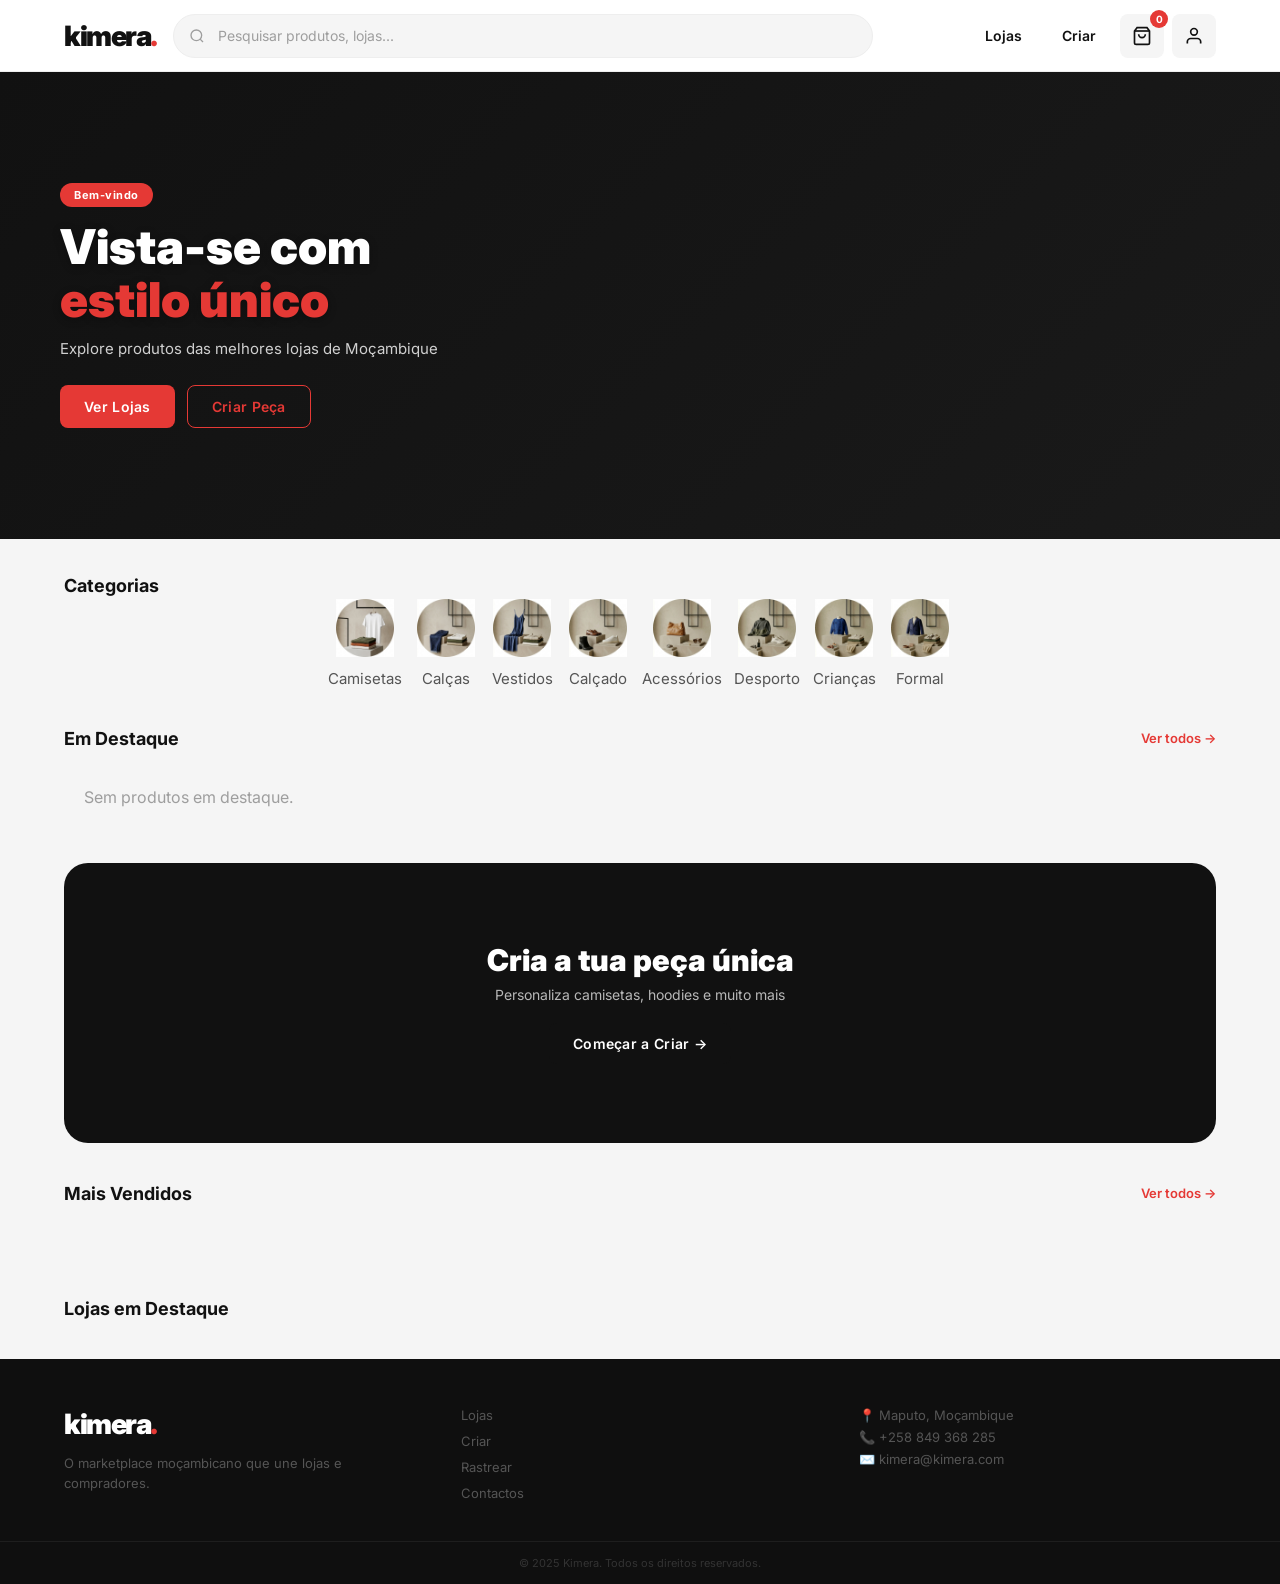
<file: index.html>
<!DOCTYPE html>
<html lang="pt">
<head>
  <meta charset="UTF-8"/>
  <meta http-equiv="refresh" content="0;url=pages/index.html"/>
  <title>Kimera</title>
  <link rel="icon" href="/assets/icon/favicon.png" type="image/png">
<link rel="shortcut icon" href="/assets/icon/favicon.png" type="image/png">
<link rel="apple-touch-icon" href="/assets/icon/favicon.png">
</head>
<body>
  <script>window.location.replace('pages/index.html');</script>
</body>
</html>
</file>
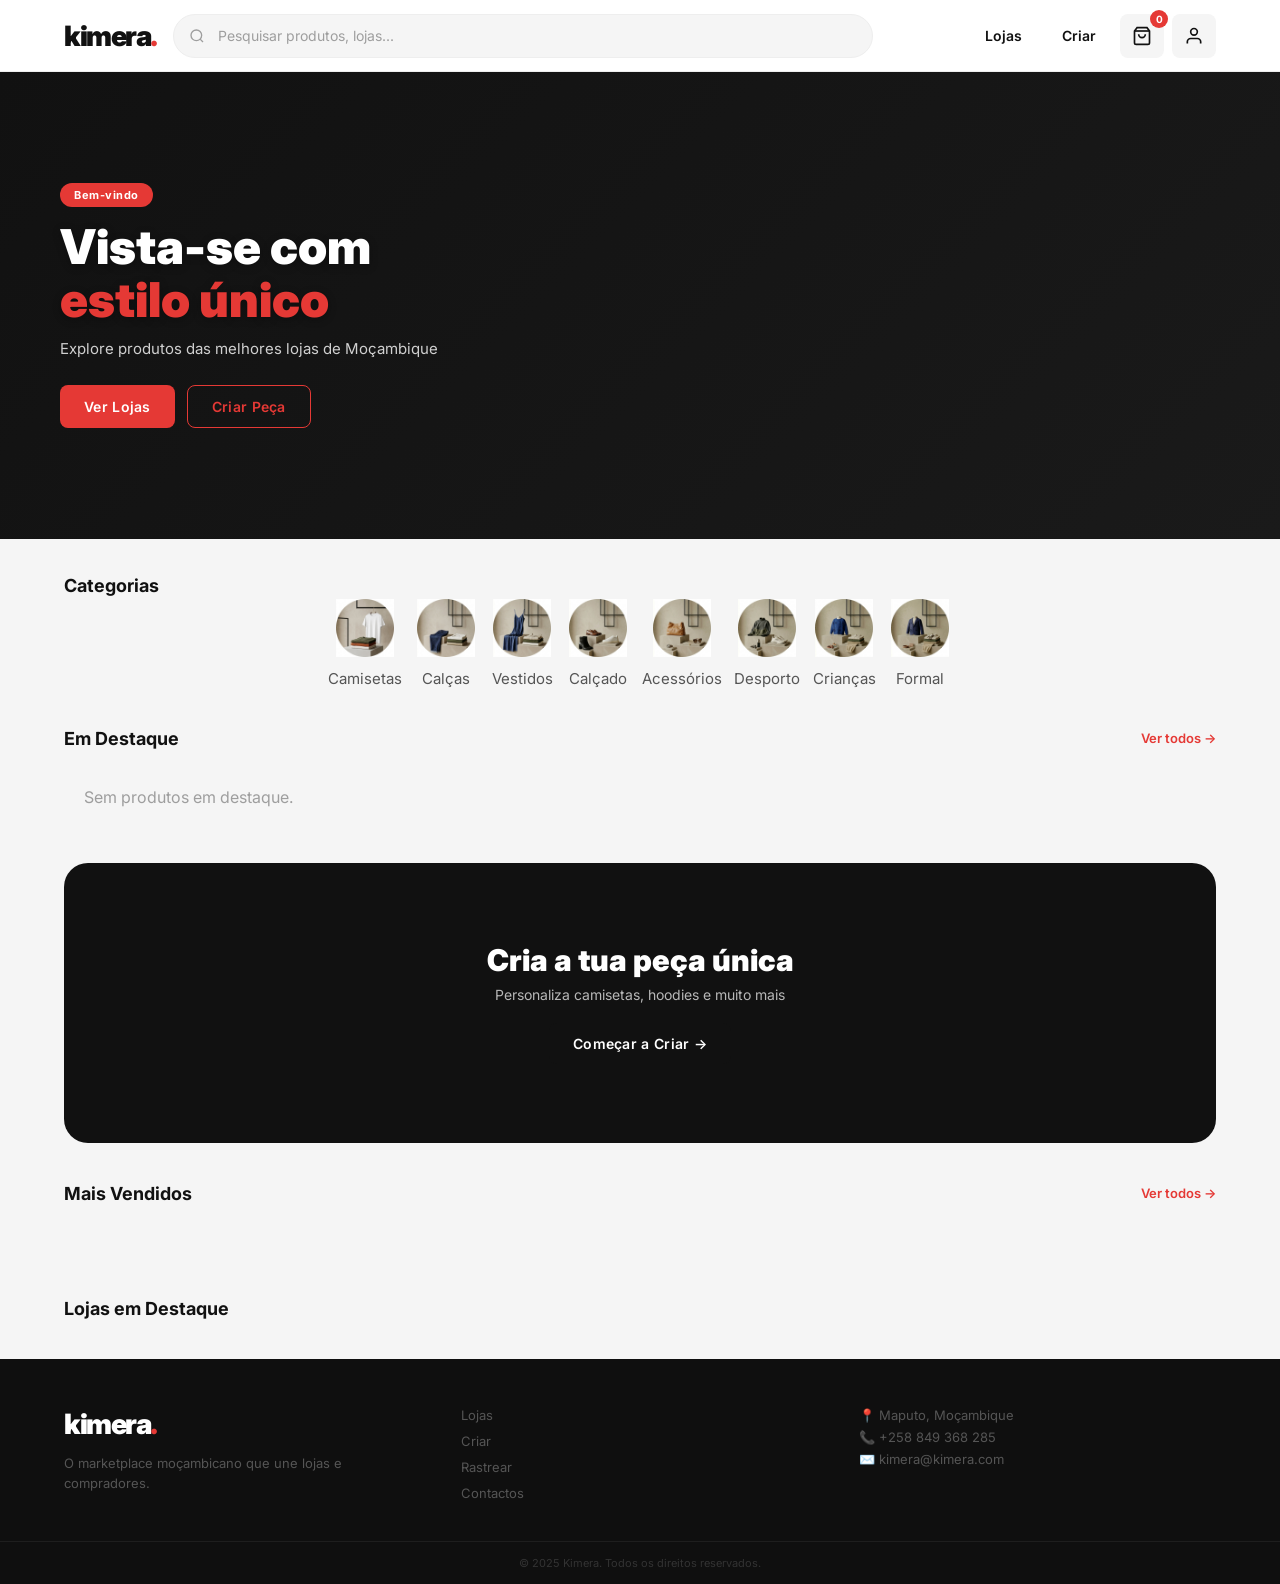
<file: pages/index.html>
<!DOCTYPE html>
<html lang="pt">
<head>
  <meta charset="UTF-8"/>
  <meta name="viewport" content="width=device-width,initial-scale=1.0"/>
  <title>Kimera — Marketplace Moçambicano</title>
  <link rel="stylesheet" href="../css/global.css"/>
  <link rel="stylesheet" href="../css/home.css"/>
  <link rel="icon" href="/assets/icon/favicon.png" type="image/png">
<link rel="shortcut icon" href="/assets/icon/favicon.png" type="image/png">
<link rel="apple-touch-icon" href="/assets/icon/favicon.png">
</head>
<body>
<nav>
  <div class="nav-inner">
    <a href="/pages/index.html" class="logo">kimera<span>.</span></a>
    <div class="nav-search">
      <svg class="nav-search-icon" viewBox="0 0 24 24" fill="none" stroke="currentColor" stroke-width="2"><circle cx="11" cy="11" r="8"/><path d="m21 21-4.35-4.35"/></svg>
      <input type="text" id="searchInput" placeholder="Pesquisar produtos, lojas..." onkeydown="handleSearch(event)"/>
    </div>
    <div class="nav-actions">
      <a href="/pages/lojas.html" class="nav-link">Lojas</a>
      <a href="/pages/criar.html" class="nav-link">Criar</a>
      <a href="/pages/carrinho.html" class="nav-icon-btn"><svg viewBox="0 0 24 24" fill="none" stroke="currentColor" stroke-width="2"><path d="M6 2 3 6v14a2 2 0 0 0 2 2h14a2 2 0 0 0 2-2V6l-3-4z"/><line x1="3" y1="6" x2="21" y2="6"/><path d="M16 10a4 4 0 0 1-8 0"/></svg><span class="cart-badge">0</span></a>
      <a href="/pages/login.html" class="nav-icon-btn" id="userBtn"><svg viewBox="0 0 24 24" fill="none" stroke="currentColor" stroke-width="2"><path d="M20 21v-2a4 4 0 0 0-4-4H8a4 4 0 0 0-4 4v2"/><circle cx="12" cy="7" r="4"/></svg></a>
      <button class="nav-mobile-menu" onclick="toggleMobileNav()"><span></span><span></span><span></span></button>
    </div>
  </div>
  <div class="mobile-nav-drawer" id="mobileNav">
    <a href="/pages/index.html">Home</a><a href="/pages/lojas.html">Lojas</a>
    <a href="/pages/criar.html">Criar</a><a href="/pages/carrinho.html">Carrinho</a>
    <a href="/pages/rastrear.html">Rastrear</a><a href="/pages/contactos.html">Contactos</a>
  </div>
</nav>

<main>
  <!-- BANNER -->
  <section class="banner-section">
    <div class="banner-carousel" id="bannerCarousel">
      <div class="banner-loading"><div class="loading-spinner"></div></div>
    </div>
    <div class="banner-dots" id="bannerDots"></div>
    <button class="banner-nav prev" onclick="bannerPrev()" aria-label="Anterior">‹</button>
    <button class="banner-nav next" onclick="bannerNext()" aria-label="Próximo">›</button>
  </section>

 <!-- CATEGORIAS -->
<section class="page-container categories-section">
  <h2 class="section-title">Categorias</h2>
  <div class="categories-scroll">

    <div class="category-item" onclick="filterByCategory('Camisetas')">
      <div class="category-img">
        <img src="../assets/categorias/camisetas.png" alt="Camisetas">
      </div>
      <span>Camisetas</span>
    </div>

    <div class="category-item" onclick="filterByCategory('Calças')">
      <div class="category-img">
        <img src="../assets/categorias/calcas.png" alt="Calças">
      </div>
      <span>Calças</span>
    </div>

    <div class="category-item" onclick="filterByCategory('Vestidos')">
      <div class="category-img">
        <img src="../assets/categorias/vestidos.png" alt="Vestidos">
      </div>
      <span>Vestidos</span>
    </div>

    <div class="category-item" onclick="filterByCategory('Calçado')">
      <div class="category-img">
        <img src="../assets/categorias/calcado.png" alt="Calçado">
      </div>
      <span>Calçado</span>
    </div>

    <div class="category-item" onclick="filterByCategory('Acessórios')">
      <div class="category-img">
        <img src="../assets/categorias/acessorios.png" alt="Acessórios">
      </div>
      <span>Acessórios</span>
    </div>

    <div class="category-item" onclick="filterByCategory('Desporto')">
      <div class="category-img">
        <img src="../assets/categorias/desporto.png" alt="Desporto">
      </div>
      <span>Desporto</span>
    </div>

    <div class="category-item" onclick="filterByCategory('Crianças')">
      <div class="category-img">
        <img src="../assets/categorias/criancas.png" alt="Crianças">
      </div>
      <span>Crianças</span>
    </div>

    <div class="category-item" onclick="filterByCategory('Formal')">
      <div class="category-img">
        <img src="../assets/categorias/formal.png" alt="Formal">
      </div>
      <span>Formal</span>
    </div>

  </div>
</section>

  <!-- DESTAQUE -->
  <section class="page-container products-section">
    <div class="section-header"><h2 class="section-title">Em Destaque</h2><a href="/pages/lojas.html" class="see-all">Ver todos →</a></div>
    <div class="products-grid" id="productsGrid"><div class="page-loading"><div class="loading-spinner"></div></div></div>

    <!-- BANNER MEIO -->
    <div class="banner-mid" onclick="window.location.href='/pages/criar.html'">
      <div class="banner-mid-content">
        <h2>Cria a tua peça única</h2>
        <p>Personaliza camisetas, hoodies e muito mais</p>
        <span class="btn btn-dark">Começar a Criar →</span>
      </div>
    </div>

    <div class="section-header" style="margin-top:40px;"><h2 class="section-title">Mais Vendidos</h2><a href="lojas.html?sort=popular" class="see-all">Ver todos →</a></div>
    <div class="products-grid" id="bestsellerGrid"><div class="page-loading"><div class="loading-spinner"></div></div></div>
  </section>

  <!-- LOJAS -->
  <section class="page-container stores-section">
    <h2 class="section-title">Lojas em Destaque</h2>
    <div class="stores-grid" id="storesGrid"><div class="page-loading"><div class="loading-spinner"></div></div></div>
  </section>

  <!-- PROVA SOCIAL -->
  <section class="page-container social-section">
    <h2 class="section-title">Clientes Satisfeitos</h2>
    <div class="social-grid" id="socialGrid"></div>
  </section>

  <!-- FOOTER -->
  <footer class="footer">
    <div class="page-container footer-inner">
      <div class="footer-brand">
        <span class="logo" style="color:#fff;">kimera<span style="color:#E53935;">.</span></span>
        <p>O marketplace moçambicano que une lojas e compradores.</p>
      </div>
      <div class="footer-links">
        <a href="/pages/lojas.html">Lojas</a><a href="/pages/criar.html">Criar</a>
        <a href="/pages/rastrear.html">Rastrear</a><a href="/pages/contactos.html">Contactos</a>
      </div>
      <div class="footer-contact">
        <p>📍 Maputo, Moçambique</p>
        <p>📞 +258 849 368 285</p>
        <p>✉️ kimera@kimera.com</p>
      </div>
    </div>
    <div class="footer-bottom"><p>© 2025 Kimera. Todos os direitos reservados.</p></div>
  </footer>
</main>

<script src="../js/config.js"></script>
<script src="../js/global.js"></script>
<script src="../js/home.js"></script>
</body>
</html>
</file>
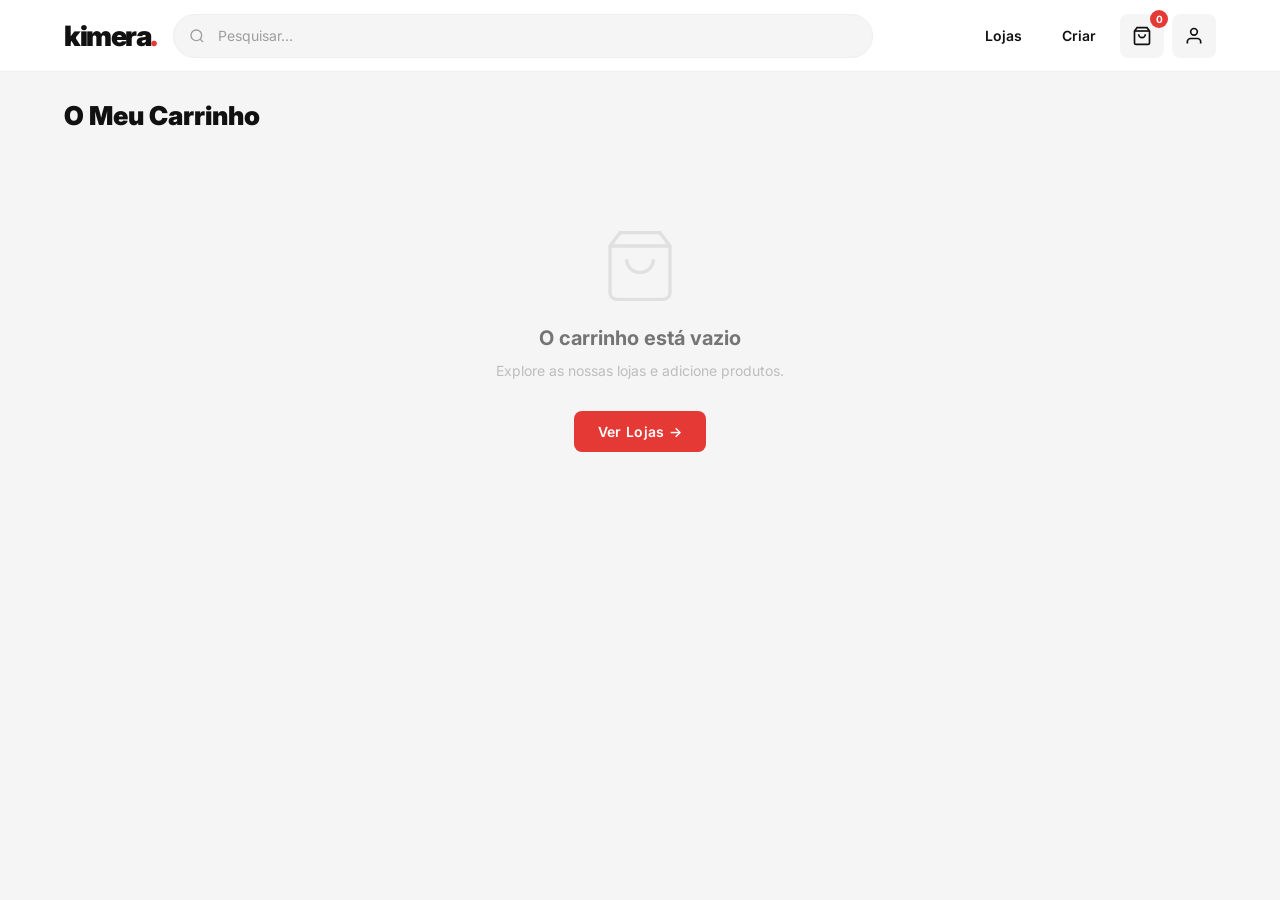
<file: pages/carrinho.html>
<!DOCTYPE html>
<html lang="pt">
<head>
  <meta charset="UTF-8"/>
  <meta name="viewport" content="width=device-width,initial-scale=1.0"/>
  <title>Kimera — Carrinho</title>
  <link rel="stylesheet" href="../css/global.css"/>
  <link rel="stylesheet" href="../css/carrinho.css"/>
  <link rel="icon" href="/assets/icon/favicon.png" type="image/png">
<link rel="shortcut icon" href="/assets/icon/favicon.png" type="image/png">
<link rel="apple-touch-icon" href="/assets/icon/favicon.png">
</head>
<body>
<nav>
  <div class="nav-inner">
    <a href="/pages/index.html" class="logo">kimera<span>.</span></a>
    <div class="nav-search">
      <svg class="nav-search-icon" viewBox="0 0 24 24" fill="none" stroke="currentColor" stroke-width="2"><circle cx="11" cy="11" r="8"/><path d="m21 21-4.35-4.35"/></svg>
      <input type="text" placeholder="Pesquisar..."/>
    </div>
    <div class="nav-actions">
      <a href="/pages/lojas.html" class="nav-link">Lojas</a>
      <a href="/pages/criar.html" class="nav-link">Criar</a>
      <a href="/pages/carrinho.html" class="nav-icon-btn">
        <svg viewBox="0 0 24 24" fill="none" stroke="currentColor" stroke-width="2"><path d="M6 2 3 6v14a2 2 0 0 0 2 2h14a2 2 0 0 0 2-2V6l-3-4z"/><line x1="3" y1="6" x2="21" y2="6"/><path d="M16 10a4 4 0 0 1-8 0"/></svg>
        <span class="cart-badge">0</span>
      </a>
      <a href="/pages/login.html" class="nav-icon-btn">
        <svg viewBox="0 0 24 24" fill="none" stroke="currentColor" stroke-width="2"><path d="M20 21v-2a4 4 0 0 0-4-4H8a4 4 0 0 0-4 4v2"/><circle cx="12" cy="7" r="4"/></svg>
      </a>
      <button class="nav-mobile-menu" onclick="toggleMobileNav()"><span></span><span></span><span></span></button>
    </div>
  </div>
  <div class="mobile-nav-drawer" id="mobileNav">
    <a href="/pages/index.html">Home</a><a href="/pages/lojas.html">Lojas</a>
    <a href="/pages/criar.html">Criar</a><a href="/pages/rastrear.html">Rastrear</a>
    <a href="/pages/contactos.html">Contactos</a>
  </div>
</nav>

<main class="page-container carrinho-main">
  <div class="carrinho-header">
    <h1 class="page-title">O Meu Carrinho</h1>
    <span class="cart-count-label" id="cartCountLabel"></span>
  </div>

  <!-- VAZIO -->
  <div class="carrinho-vazio" id="carrinhoVazio" style="display:none;">
    <svg width="80" height="80" viewBox="0 0 24 24" fill="none" stroke="#E0E0E0" stroke-width="1"><path d="M6 2 3 6v14a2 2 0 0 0 2 2h14a2 2 0 0 0 2-2V6l-3-4z"/><line x1="3" y1="6" x2="21" y2="6"/><path d="M16 10a4 4 0 0 1-8 0"/></svg>
    <h2>O carrinho está vazio</h2>
    <p>Explore as nossas lojas e adicione produtos.</p>
    <a href="/pages/lojas.html" class="btn btn-red" style="margin-top:20px;">Ver Lojas →</a>
  </div>

  <!-- COM ITENS -->
  <div class="carrinho-layout" id="carrinhoContent" style="display:none;">
    <div class="items-list" id="itemsList"></div>

    <aside class="cart-summary">
      <div class="summary-card">
        <h3>Resumo do Pedido</h3>
        <div class="summary-rows">
          <div class="summary-row"><span id="subtotalLabel">Subtotal</span><span id="subtotal">—</span></div>
          <div class="summary-row"><span>Entrega</span><span>100,00 MT</span></div>
        </div>
        <div class="summary-total"><span>Total</span><span id="totalAmt">—</span></div>
        <a href="/pages/checkout.html" class="btn btn-red" style="width:100%;padding:16px;font-size:15px;margin-top:20px;display:block;text-align:center;">
          Finalizar Compra →
        </a>
        <a href="/pages/index.html" class="btn btn-outline" style="width:100%;padding:14px;font-size:14px;margin-top:10px;display:block;text-align:center;">
          Continuar a Comprar
        </a>
      </div>
      <div class="cupom-card">
        <h4>Cupom de desconto</h4>
        <div class="cupom-input">
          <input type="text" placeholder="Código de desconto..." id="cupomCode"/>
          <button class="btn btn-dark" style="padding:10px 18px;font-size:13px;" onclick="applyCupom()">Verificar</button>
        </div>
        <p class="cupom-msg" id="cupomMsg"></p>
      </div>
    </aside>
  </div>
</main>

<script src="../js/config.js"></script>
<script src="../js/global.js"></script>
<script src="../js/carrinho.js"></script>
</body>
</html>
</file>
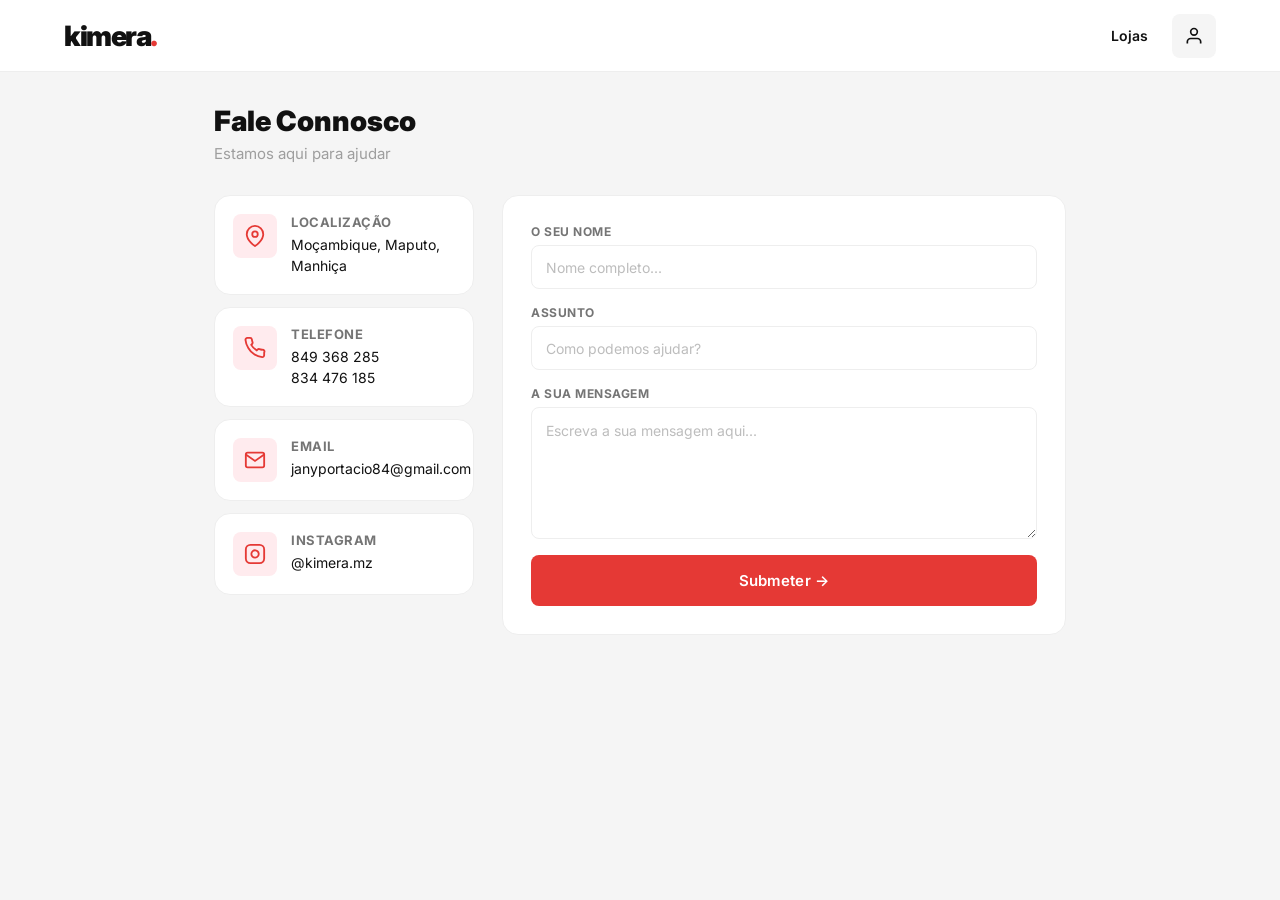
<file: pages/contactos.html>
<!DOCTYPE html>
<html lang="pt">
<head>
  <meta charset="UTF-8" />
  <meta name="viewport" content="width=device-width, initial-scale=1.0" />
  <title>Kimera — Contactos</title>
  <link rel="stylesheet" href="../css/global.css" />
  <link rel="stylesheet" href="../css/contactos.css" />
  <link rel="icon" href="/assets/icon/favicon.png" type="image/png">
<link rel="shortcut icon" href="/assets/icon/favicon.png" type="image/png">
<link rel="apple-touch-icon" href="/assets/icon/favicon.png">
</head>
<body>
<nav>
  <div class="nav-inner">
    <a href="index.html" class="logo">kimera<span>.</span></a>
    <div class="nav-actions" style="margin-left:auto;">
      <a href="lojas.html" class="nav-link">Lojas</a>
      <a href="login.html" class="nav-icon-btn">
        <svg viewBox="0 0 24 24" fill="none" stroke="currentColor" stroke-width="2"><path d="M20 21v-2a4 4 0 0 0-4-4H8a4 4 0 0 0-4 4v2"/><circle cx="12" cy="7" r="4"/></svg>
      </a>
    </div>
  </div>
</nav>

<main class="page-container contactos-main">
  <div class="contactos-header">
    <h1>Fale Connosco</h1>
    <p>Estamos aqui para ajudar</p>
  </div>

  <div class="contactos-layout">
    <div class="contact-info">
      <div class="info-card">
        <div class="info-icon">
          <svg width="22" height="22" viewBox="0 0 24 24" fill="none" stroke="currentColor" stroke-width="2"><path d="M21 10c0 7-9 13-9 13s-9-6-9-13a9 9 0 0 1 18 0z"/><circle cx="12" cy="10" r="3"/></svg>
        </div>
        <div>
          <h4>Localização</h4>
          <p>Moçambique, Maputo, Manhiça</p>
        </div>
      </div>
      <div class="info-card">
        <div class="info-icon">
          <svg width="22" height="22" viewBox="0 0 24 24" fill="none" stroke="currentColor" stroke-width="2"><path d="M22 16.92v3a2 2 0 0 1-2.18 2 19.79 19.79 0 0 1-8.63-3.07A19.5 19.5 0 0 1 4.69 12 19.79 19.79 0 0 1 1.61 3.18 2 2 0 0 1 3.58 1h3a2 2 0 0 1 2 1.72c.127.96.361 1.903.7 2.81a2 2 0 0 1-.45 2.11L7.91 8.56a16 16 0 0 0 6 6l.87-.87a2 2 0 0 1 2.11-.45c.907.339 1.85.573 2.81.7A2 2 0 0 1 22 16.92z"/></svg>
        </div>
        <div>
          <h4>Telefone</h4>
          <p>849 368 285</p>
          <p>834 476 185</p>
        </div>
      </div>
      <div class="info-card">
        <div class="info-icon">
          <svg width="22" height="22" viewBox="0 0 24 24" fill="none" stroke="currentColor" stroke-width="2"><path d="M4 4h16c1.1 0 2 .9 2 2v12c0 1.1-.9 2-2 2H4c-1.1 0-2-.9-2-2V6c0-1.1.9-2 2-2z"/><polyline points="22,6 12,13 2,6"/></svg>
        </div>
        <div>
          <h4>Email</h4>
          <p>janyportacio84@gmail.com</p>
        </div>
      </div>
      <div class="info-card">
        <div class="info-icon">
          <svg width="22" height="22" viewBox="0 0 24 24" fill="none" stroke="currentColor" stroke-width="2"><rect x="2" y="2" width="20" height="20" rx="5"/><path d="M16 11.37A4 4 0 1 1 12.63 8 4 4 0 0 1 16 11.37z"/><line x1="17.5" y1="6.5" x2="17.51" y2="6.5"/></svg>
        </div>
        <div>
          <h4>Instagram</h4>
          <p>@kimera.mz</p>
        </div>
      </div>
    </div>

    <form class="contact-form" onsubmit="submitContact(event)">
      <div class="form-field">
        <label>O seu nome</label>
        <input type="text" placeholder="Nome completo..." required />
      </div>
      <div class="form-field">
        <label>Assunto</label>
        <input type="text" placeholder="Como podemos ajudar?" required />
      </div>
      <div class="form-field">
        <label>A sua mensagem</label>
        <textarea rows="6" placeholder="Escreva a sua mensagem aqui..." required style="height:auto; padding:14px; resize:vertical;"></textarea>
      </div>
      <button type="submit" class="btn btn-red" style="width:100%; padding:16px; font-size:15px;">Submeter →</button>
    </form>
  </div>
</main>
<script src="../js/config.js"></script>
<script src="../js/global.js"></script>
</body>
</html>
</file>
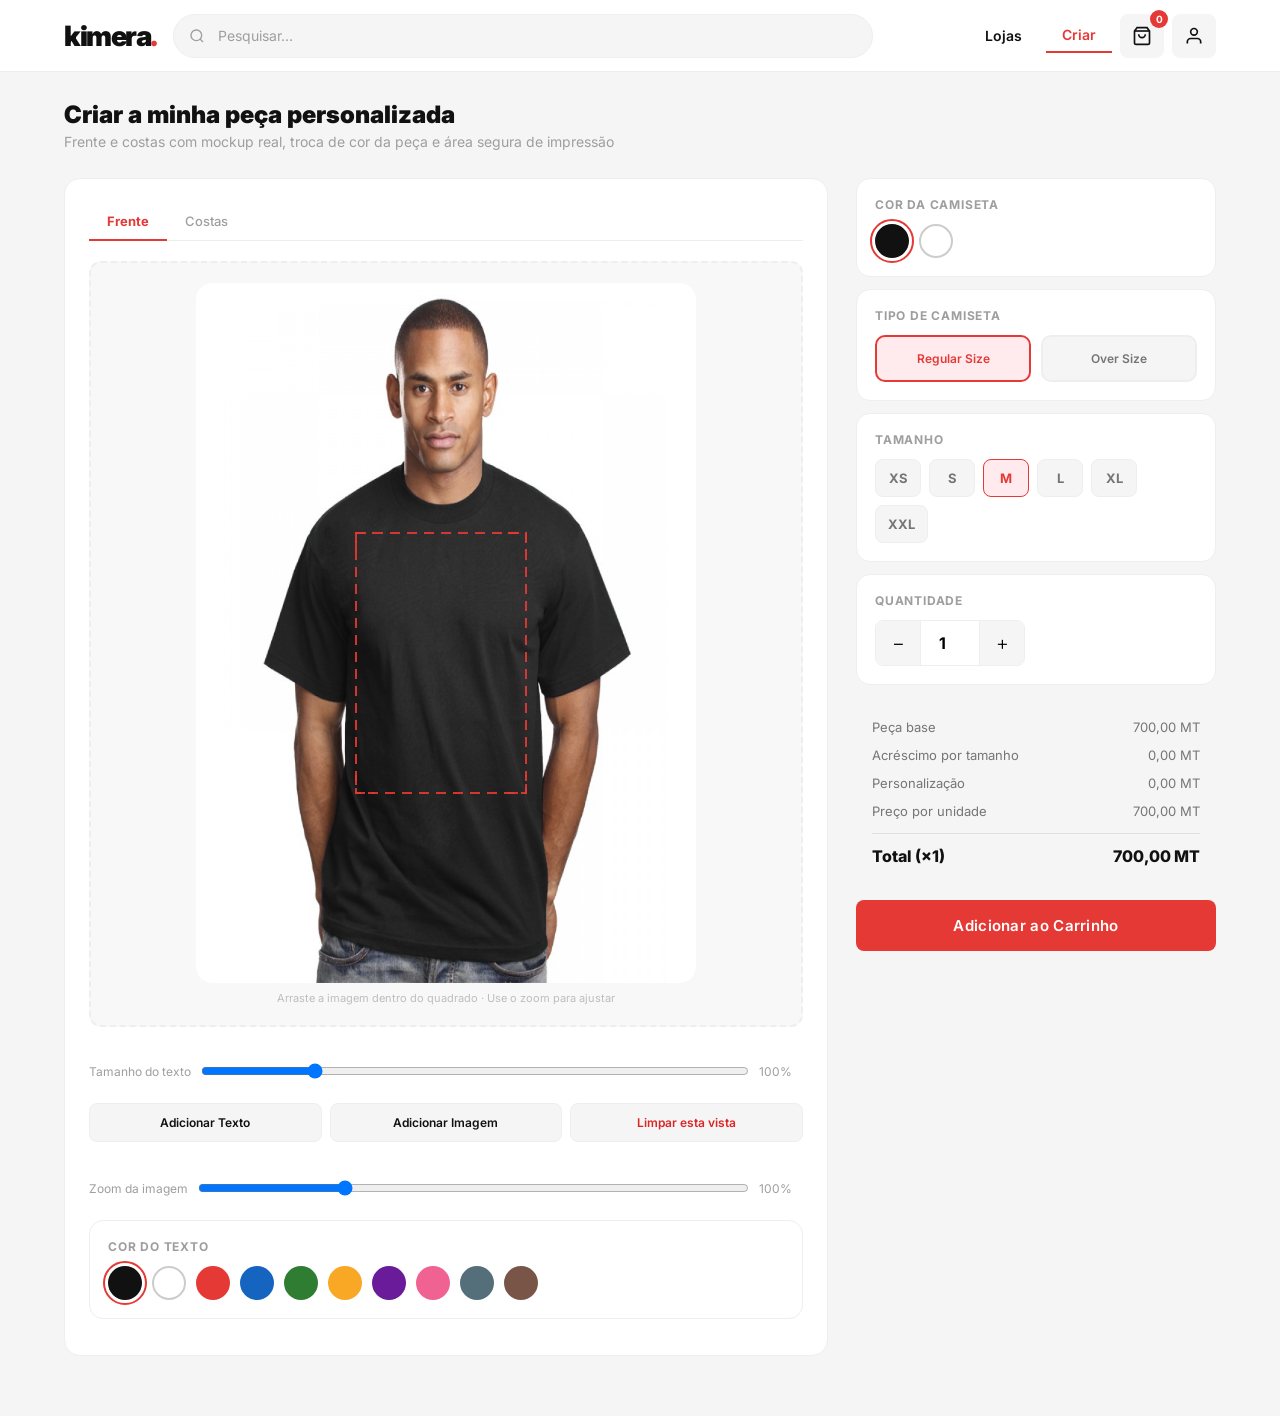
<file: pages/criar.html>
<!DOCTYPE html>
<html lang="pt">

<head>
  <meta charset="UTF-8" />
  <meta name="viewport" content="width=device-width,initial-scale=1.0" />
  <title>Kimera — Criar Peça</title>
  <link rel="stylesheet" href="../css/global.css" />
  <link rel="stylesheet" href="../css/criar.css" />
  <link rel="preconnect" href="https://fonts.googleapis.com">
  <link rel="preconnect" href="https://fonts.gstatic.com" crossorigin>
  <link
    href="https://fonts.googleapis.com/css2?family=Inter:wght@400;700&family=Roboto:wght@400;700&family=Open+Sans:wght@400;700&family=Lato:wght@400;700&family=Montserrat:wght@400;700&family=Poppins:wght@400;700&family=Playfair+Display:wght@400;700&family=Merriweather:wght@400;700&family=Cormorant+Garamond:wght@400;700&family=Libre+Baskerville:wght@400;700&family=Bebas+Neue&family=Oswald:wght@400;700&family=Anton&family=Archivo+Black&family=Teko:wght@400;700&family=Pacifico&family=Lobster&family=Satisfy&family=Dancing+Script:wght@400;700&family=Permanent+Marker&family=Bangers&display=swap"
    rel="stylesheet">
    <link rel="icon" href="/assets/icon/favicon.png" type="image/png">
<link rel="shortcut icon" href="/assets/icon/favicon.png" type="image/png">
<link rel="apple-touch-icon" href="/assets/icon/favicon.png">
</head>

<body>
  <nav>
    <div class="nav-inner">
      <a href="/pages" class="logo">kimera<span>.</span></a>

      <div class="nav-search">
        <svg class="nav-search-icon" viewBox="0 0 24 24" fill="none" stroke="currentColor" stroke-width="2">
          <circle cx="11" cy="11" r="8" />
          <path d="m21 21-4.35-4.35" />
        </svg>
        <input type="text" placeholder="Pesquisar..." onkeydown="handleSearch(event)" />
      </div>

      <div class="nav-actions">
        <a href="/pages/lojas" class="nav-link">Lojas</a>
        <a href="/pages/criar" class="nav-link active">Criar</a>

        <a href="/pages/carrinho" class="nav-icon-btn">
          <svg viewBox="0 0 24 24" fill="none" stroke="currentColor" stroke-width="2">
            <path d="M6 2 3 6v14a2 2 0 0 0 2 2h14a2 2 0 0 0 2-2V6l-3-4z" />
            <line x1="3" y1="6" x2="21" y2="6" />
            <path d="M16 10a4 4 0 0 1-8 0" />
          </svg>
          <span class="cart-badge">0</span>
        </a>

        <a href="/pages/login" class="nav-icon-btn">
          <svg viewBox="0 0 24 24" fill="none" stroke="currentColor" stroke-width="2">
            <path d="M20 21v-2a4 4 0 0 0-4-4H8a4 4 0 0 0-4 4v2" />
            <circle cx="12" cy="7" r="4" />
          </svg>
        </a>

        <button class="nav-mobile-menu" onclick="toggleMobileNav()">
          <span></span><span></span><span></span>
        </button>
      </div>
    </div>

    <div class="mobile-nav-drawer" id="mobileNav">
      <a href="/pages">Home</a>
      <a href="/pages/lojas">Lojas</a>
      <a href="/pages/carrinho">Carrinho</a>
      <a href="/pages/rastrear">Rastrear</a>
    </div>
  </nav>

  <main class="criar-main page-container">
    <div class="criar-header">
      <h1>Criar a minha peça personalizada</h1>
      <p>Frente e costas com mockup real, troca de cor da peça e área segura de impressão</p>
    </div>

    <div class="criar-layout">

      <!-- PREVIEW -->
      <div class="editor-panel">
        <div class="view-tabs">
          <button class="view-tab active" onclick="setView('frente',this)">Frente</button>
          <button class="view-tab" onclick="setView('costas',this)">Costas</button>
        </div>

        <div class="canvas-wrap" style="position:relative;">
          <canvas id="shirtCanvas" width="500" height="700"
            style="width:100%;max-width:500px;height:auto;display:block;margin:0 auto;border-radius:16px;background:#f3f3f3;"></canvas>
          <div class="canvas-hint">Arraste a imagem dentro do quadrado · Use o zoom para ajustar</div>
        </div>
        <!-- ZOOM IMAGEM-->
        <div class="zoom-row" style="display:flex;align-items:center;gap:10px;margin-top:12px;">
          <label style="font-size:12px;color:#9E9E9E;">Tamanho do texto</label>
          <input type="range" min="50" max="300" value="100" step="5" oninput="updateTextScale(this.value / 100)"
            style="flex:1;">
          <span id="textScaleVal" style="font-size:12px;color:#9E9E9E;min-width:44px;">100%</span>
        </div>
        <div class="editor-tools">
          <button class="tool-btn" onclick="toggleTextPanel()">
            Adicionar Texto
          </button>

          <button class="tool-btn" onclick="triggerImageUpload()">
            Adicionar Imagem
          </button>

          <button class="tool-btn" onclick="clearCurrentViewDesign()" style="color:#DC2626;">
            Limpar esta vista
          </button>
        </div>

        <!-- TEXTO -->
        <div class="text-panel" id="textPanel" style="display:none;gap:10px;flex-wrap:wrap;">
          <input type="text" id="customText" placeholder="Escreva o texto aqui..." oninput="updateText(this.value)"
            style="flex:1;height:42px;padding:0 12px;border:1.5px solid #E0E0E0;border-radius:8px;font-size:14px;" />

          <select onchange="updateFont(this.value)"
            style="height:42px;padding:0 10px;border:1.5px solid #E0E0E0;border-radius:8px;font-size:13px;">
            <optgroup label="Básicas">
              <option value="Inter" style="font-family:'Inter', sans-serif;">Inter</option>
              <option value="Roboto" style="font-family:'Roboto', sans-serif;">Roboto</option>
              <option value="Open Sans" style="font-family:'Open Sans', sans-serif;">Open Sans</option>
              <option value="Lato" style="font-family:'Lato', sans-serif;">Lato</option>
              <option value="Montserrat" style="font-family:'Montserrat', sans-serif;">Montserrat</option>
              <option value="Poppins" style="font-family:'Poppins', sans-serif;">Poppins</option>
            </optgroup>

            <optgroup label="Elegantes">
              <option value="Playfair Display" style="font-family:'Playfair Display', serif;">Playfair Display</option>
              <option value="Merriweather" style="font-family:'Merriweather', serif;">Merriweather</option>
              <option value="Cormorant Garamond" style="font-family:'Cormorant Garamond', serif;">Cormorant Garamond
              </option>
              <option value="Libre Baskerville" style="font-family:'Libre Baskerville', serif;">Libre Baskerville
              </option>
            </optgroup>

            <optgroup label="Fortes">
              <option value="Bebas Neue" style="font-family:'Bebas Neue', sans-serif;">Bebas Neue</option>
              <option value="Oswald" style="font-family:'Oswald', sans-serif;">Oswald</option>
              <option value="Anton" style="font-family:'Anton', sans-serif;">Anton</option>
              <option value="Archivo Black" style="font-family:'Archivo Black', sans-serif;">Archivo Black</option>
              <option value="Teko" style="font-family:'Teko', sans-serif;">Teko</option>
            </optgroup>

            <optgroup label="Criativas">
              <option value="Pacifico" style="font-family:'Pacifico', cursive;">Pacifico</option>
              <option value="Lobster" style="font-family:'Lobster', cursive;">Lobster</option>
              <option value="Satisfy" style="font-family:'Satisfy', cursive;">Satisfy</option>
              <option value="Dancing Script" style="font-family:'Dancing Script', cursive;">Dancing Script</option>
              <option value="Permanent Marker" style="font-family:'Permanent Marker', cursive;">Permanent Marker
              </option>
              <option value="Bangers" style="font-family:'Bangers', cursive;">Bangers</option>
            </optgroup>
          </select>
        </div>
        <!-- ZOOM IMAGEM-->
        <div class="zoom-row" id="zoomRow" style="display:flex;align-items:center;gap:10px;margin-top:14px;">
          <label style="font-size:12px;color:#9E9E9E;">Zoom da imagem</label>
          <input type="range" id="zoomInput" min="30" max="300" value="100" step="5"
            oninput="updateDesignZoom(this.value)" style="flex:1;" />
          <span id="zoomVal" style="font-size:12px;color:#9E9E9E;min-width:44px;">100%</span>
        </div>
        <!-- CORES DO TEXTO -->
        <div class="option-section">
          <h3>Cor do texto</h3>
          <div class="color-swatches" id="textColorSwatches">
            <button class="swatch active" style="background:#111111;" onclick="setTextColor('#111111',this)"
              title="Preto"></button>
            <button class="swatch" style="background:#FFFFFF;border:2px solid #ccc;"
              onclick="setTextColor('#FFFFFF',this)" title="Branco"></button>
            <button class="swatch" style="background:#E53935;" onclick="setTextColor('#E53935',this)"
              title="Vermelho"></button>
            <button class="swatch" style="background:#1565C0;" onclick="setTextColor('#1565C0',this)"
              title="Azul"></button>
            <button class="swatch" style="background:#2E7D32;" onclick="setTextColor('#2E7D32',this)"
              title="Verde"></button>
            <button class="swatch" style="background:#F9A825;" onclick="setTextColor('#F9A825',this)"
              title="Amarelo"></button>
            <button class="swatch" style="background:#6A1B9A;" onclick="setTextColor('#6A1B9A',this)"
              title="Roxo"></button>
            <button class="swatch" style="background:#F06292;" onclick="setTextColor('#F06292',this)"
              title="Rosa"></button>
            <button class="swatch" style="background:#546E7A;" onclick="setTextColor('#546E7A',this)"
              title="Cinza"></button>
            <button class="swatch" style="background:#795548;" onclick="setTextColor('#795548',this)"
              title="Castanho"></button>
          </div>
        </div>
        <input type="file" id="designUpload" accept="image/*" style="display:none"
          onchange="handleDesignUpload(this)" />
      </div>

      <!-- OPÇÕES -->
      <div class="options-panel">

        <div class="option-section">
          <h3>Cor da camiseta</h3>
          <div class="color-swatches">
            <button class="swatch active" style="background:#111111;" onclick="setShirtColor('#111111',this)"
              title="Preto"></button>
            <button class="swatch" style="background:#FFFFFF;border:2px solid #ccc;"
              onclick="setShirtColor('#FFFFFF',this)" title="Branco"></button>
          </div>
        </div>

        <div class="option-section">
          <h3>Tipo de camiseta</h3>
          <div class="type-grid">
            <button class="type-btn active" onclick="setType('Regular Size',this)">Regular Size</button>
            <button class="type-btn" onclick="setType('Over Size',this)">Over Size</button>
          </div>
        </div>

        <div class="option-section">
          <h3>Tamanho</h3>
          <div class="size-grid">
            <button class="size-btn" onclick="setSize('XS',this)">XS</button>
            <button class="size-btn" onclick="setSize('S',this)">S</button>
            <button class="size-btn active" onclick="setSize('M',this)">M</button>
            <button class="size-btn" onclick="setSize('L',this)">L</button>
            <button class="size-btn" onclick="setSize('XL',this)">XL</button>
            <button class="size-btn" onclick="setSize('XXL',this)">XXL</button>
          </div>
        </div>

        <div class="option-section">
          <h3>Quantidade</h3>
          <div class="qty-control">
            <button class="qty-btn" onclick="changeQty(-1)">−</button>
            <input type="number" id="qtyInput" value="1" min="1" max="99" onchange="updateQtyInput()" />
            <button class="qty-btn" onclick="changeQty(+1)">+</button>
          </div>
        </div>

        <div class="price-summary">
          <div class="price-row"><span>Peça base</span><span id="basePrice">700,00 MT</span></div>
          <div class="price-row"><span>Acréscimo por tamanho</span><span id="sizeExtraPrice">0,00 MT</span></div>
          <div class="price-row"><span>Personalização</span><span id="customPrice">0,00 MT</span></div>
          <div class="price-row"><span>Preço por unidade</span><span id="unitPrice">700,00 MT</span></div>
          <div class="price-row price-total"><span>Total (×<span id="qtyDisplay">1</span>)</span><span
              id="totalPrice">700,00 MT</span></div>
        </div>
        <div class="create-progress-wrap" id="createProgressWrap" style="display:none;margin-top:12px;">
          <div style="display:flex;justify-content:space-between;align-items:center;margin-bottom:6px;">
            <span id="createProgressLabel" style="font-size:12px;color:#666;">A preparar...</span>
            <span id="createProgressPercent" style="font-size:12px;color:#666;">0%</span>
          </div>

          <div style="width:100%;height:10px;background:#ECECEC;border-radius:999px;overflow:hidden;">
            <div id="createProgressBar" style="width:0%;height:100%;background:#E53935;transition:width .15s linear;">
            </div>
          </div>
        </div>
        <button class="btn btn-red" style="width:100%;padding:16px;font-size:15px;" onclick="addCustomToCart()">
          Adicionar ao Carrinho
        </button>
      </div>
    </div>
  </main>

  <script src="../js/config.js"></script>
  <script src="../js/global.js"></script>
  <script src="../js/criar.js"></script>
</body>

</html>
</file>
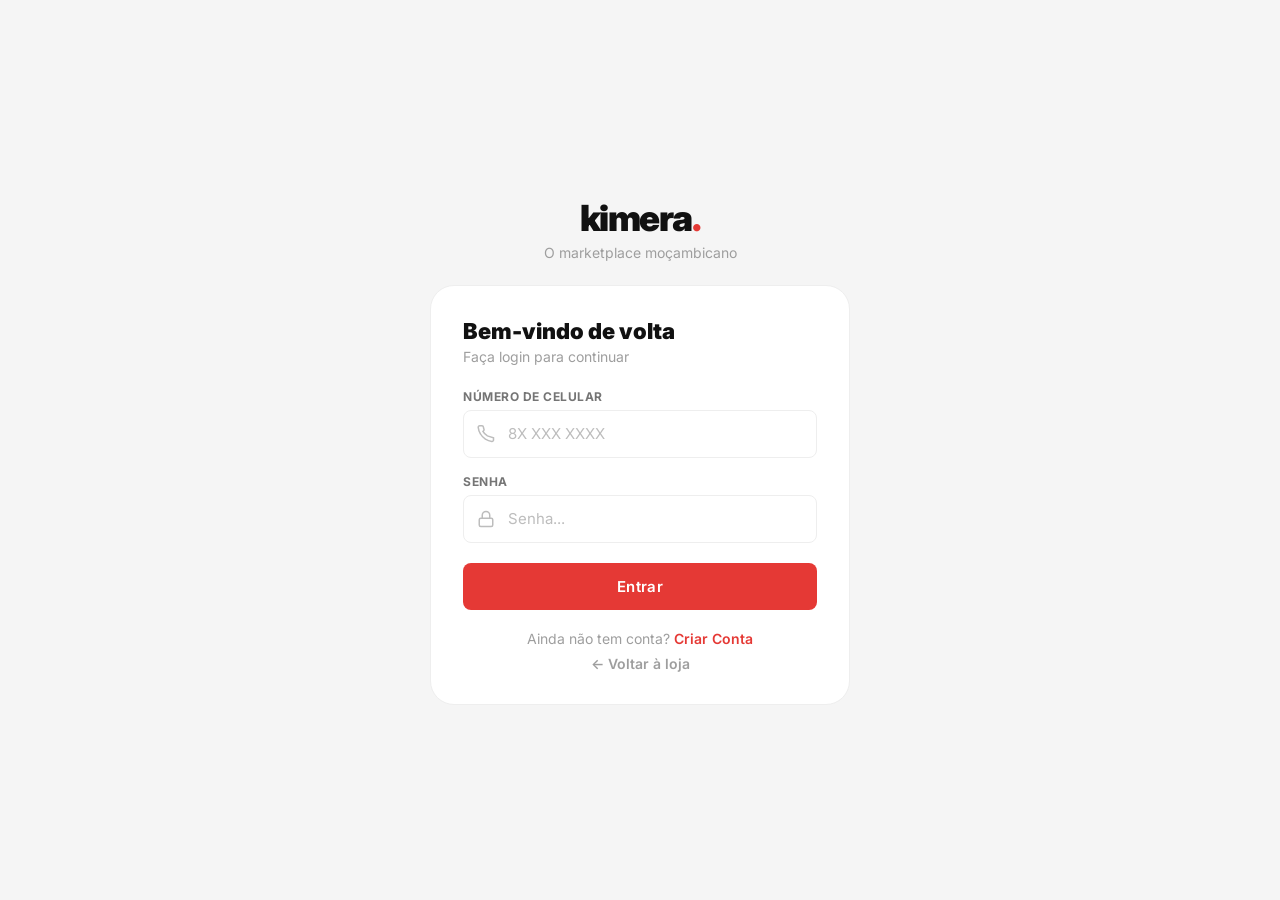
<file: pages/login.html>
<!DOCTYPE html>
<html lang="pt">
<head>
  <meta charset="UTF-8"/>
  <meta name="viewport" content="width=device-width,initial-scale=1.0"/>
  <title>Kimera — Entrar</title>
  <link rel="stylesheet" href="../css/global.css"/>
  <link rel="stylesheet" href="../css/auth.css"/>
  <link rel="icon" href="/assets/icon/favicon.png" type="image/png">
<link rel="shortcut icon" href="/assets/icon/favicon.png" type="image/png">
<link rel="apple-touch-icon" href="/assets/icon/favicon.png">
</head>
<body class="auth-body">
<div class="auth-container">
  <div class="auth-brand">
    <a href="index.html" class="logo">kimera<span>.</span></a>
    <p>O marketplace moçambicano</p>
  </div>
  <div class="auth-card">
    <h2>Bem-vindo de volta</h2>
    <p class="auth-sub">Faça login para continuar</p>
    <form onsubmit="handleLogin(event)">
      <div class="auth-field">
        <label>Número de celular</label>
        <div class="input-with-icon">
          <svg width="18" height="18" viewBox="0 0 24 24" fill="none" stroke="currentColor" stroke-width="2"><path d="M22 16.92v3a2 2 0 0 1-2.18 2 19.79 19.79 0 0 1-8.63-3.07A19.5 19.5 0 0 1 4.69 12 19.79 19.79 0 0 1 1.61 3.18 2 2 0 0 1 3.58 1h3a2 2 0 0 1 2 1.72c.127.96.361 1.903.7 2.81a2 2 0 0 1-.45 2.11L7.91 8.56a16 16 0 0 0 6 6z"/></svg>
          <input type="tel" id="loginPhone" placeholder="8X XXX XXXX" required/>
        </div>
      </div>
      <div class="auth-field">
        <label>Senha</label>
        <div class="input-with-icon">
          <svg width="18" height="18" viewBox="0 0 24 24" fill="none" stroke="currentColor" stroke-width="2"><rect x="3" y="11" width="18" height="11" rx="2"/><path d="M7 11V7a5 5 0 0 1 10 0v4"/></svg>
          <input type="password" id="loginPwd" placeholder="Senha..." required/>
          <button type="button" class="pwd-toggle" onclick="togglePwd('loginPwd')">
          </button>
        </div>
      </div>
      <p class="error-msg" id="loginError" style="display:none;color:#DC2626;font-size:13px;margin-top:-8px;"></p>
      <button type="submit" class="btn btn-red auth-btn" id="loginBtn">Entrar</button>
    </form>
    <p class="auth-switch">Ainda não tem conta? <a href="registo.html">Criar Conta</a></p>
    <p class="auth-switch" style="margin-top:8px;"><a href="index.html" style="color:#9E9E9E;">← Voltar à loja</a></p>
  </div>
</div>
<script src="../js/config.js"></script>
<script src="../js/global.js"></script>
<script src="../js/auth.js"></script>
</body>
</html>
</file>
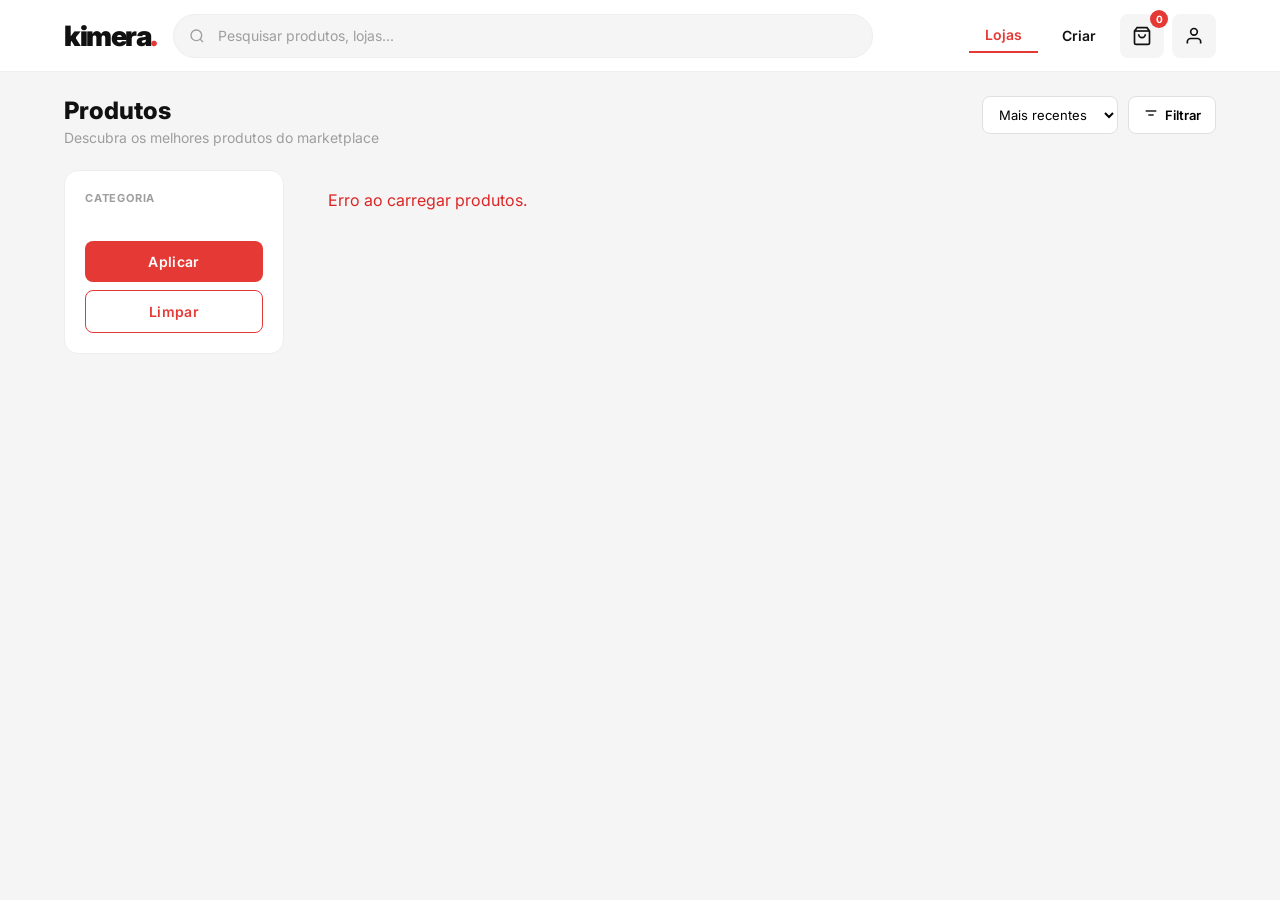
<file: pages/lojas.html>
<!DOCTYPE html>
<html lang="pt">
<head>
  <meta charset="UTF-8"/>
  <meta name="viewport" content="width=device-width,initial-scale=1.0"/>
  <title>Kimera — Todos Produtos</title>
  <link rel="stylesheet" href="../css/global.css"/>
  <link rel="stylesheet" href="../css/lojas.css"/>
  <link rel="icon" href="/assets/icon/favicon.png" type="image/png">
<link rel="shortcut icon" href="/assets/icon/favicon.png" type="image/png">
<link rel="apple-touch-icon" href="/assets/icon/favicon.png">
</head>
<body>
<nav>
  <div class="nav-inner">
    <a href="/pages/index.html" class="logo">kimera<span>.</span></a>
    <div class="nav-search">
      <svg class="nav-search-icon" viewBox="0 0 24 24" fill="none" stroke="currentColor" stroke-width="2"><circle cx="11" cy="11" r="8"/><path d="m21 21-4.35-4.35"/></svg>
      <input type="text" id="searchInput" placeholder="Pesquisar produtos, lojas..." onkeydown="handleSearch(event)"/>
    </div>
    <div class="nav-actions">
      <a href="/pages/lojas.html" class="nav-link active">Lojas</a>
      <a href="/pages/criar.html" class="nav-link">Criar</a>
      <a href="/pages/carrinho.html" class="nav-icon-btn"><svg viewBox="0 0 24 24" fill="none" stroke="currentColor" stroke-width="2"><path d="M6 2 3 6v14a2 2 0 0 0 2 2h14a2 2 0 0 0 2-2V6l-3-4z"/><line x1="3" y1="6" x2="21" y2="6"/><path d="M16 10a4 4 0 0 1-8 0"/></svg><span class="cart-badge">0</span></a>
      <a href="/pages/login.html" class="nav-icon-btn" id="userBtn"><svg viewBox="0 0 24 24" fill="none" stroke="currentColor" stroke-width="2"><path d="M20 21v-2a4 4 0 0 0-4-4H8a4 4 0 0 0-4 4v2"/><circle cx="12" cy="7" r="4"/></svg></a>
      <button class="nav-mobile-menu" onclick="toggleMobileNav()"><span></span><span></span><span></span></button>
    </div>
  </div>
  <div class="mobile-nav-drawer" id="mobileNav">
    <a href="/pages/index.html">Home</a><a href="/pages/lojas.html">Lojas</a>
    <a href="/pages/criar.html">Criar</a><a href="/pages/carrinho.html">Carrinho</a>
    <a href="/pages/rastrear.html">Rastrear</a><a href="/pages/contactos.html">Contactos</a>
  </div>
</nav>
<div id="filtersOverlay" class="filters-overlay" onclick="closeFiltersPanel()"></div>
<!-- Cabeçalho de loja (visível só quando ?store=ID) -->
<div id="storeHeaderContainer" style="display:none;"></div>

<main class="page-container lojas-main">
  <div class="lojas-header">
    <div>
      <h1 id="lojaPageTitle">Produtos</h1>
      <p id="lojaPageSub">Descubra os melhores produtos do marketplace</p>
    </div>
    <div class="lojas-toolbar">
      <span class="results-count" id="resultsCount"></span>
      <select class="sort-select" id="sortSelect" onchange="applyFilters()">
        <option value="newest">Mais recentes</option>
        <option value="price_asc">Preço: menor</option>
        <option value="price_desc">Preço: maior</option>
        <option value="popular">Mais vendidos</option>
      </select>
      <button class="btn-filter-toggle" onclick="toggleFilters()">
        <svg width="16" height="16" viewBox="0 0 24 24" fill="none" stroke="currentColor" stroke-width="2"><line x1="4" y1="6" x2="20" y2="6"/><line x1="8" y1="12" x2="16" y2="12"/><line x1="12" y1="18" x2="12" y2="18"/></svg>
        Filtrar
      </button>
    </div>
  </div>

  <div class="lojas-layout">
    <aside class="filters-panel" id="filtersPanel">
      <div class="filter-group">
        <h4>Categoria</h4>
        <div id="catList"></div>
      </div>
      <button class="btn btn-red" style="width:100%;margin-top:16px;" onclick="applyFilters()">Aplicar</button>
      <button class="btn btn-outline" style="width:100%;margin-top:8px;" onclick="clearFilters()">Limpar</button>
    </aside>

    <div class="lojas-content">
      <div class="products-grid" id="productsGrid"></div>
    </div>
  </div>
</main>

<script src="../js/config.js"></script>
<script src="../js/global.js"></script>
<script src="../js/lojas.js"></script>
</body>
</html>
</file>
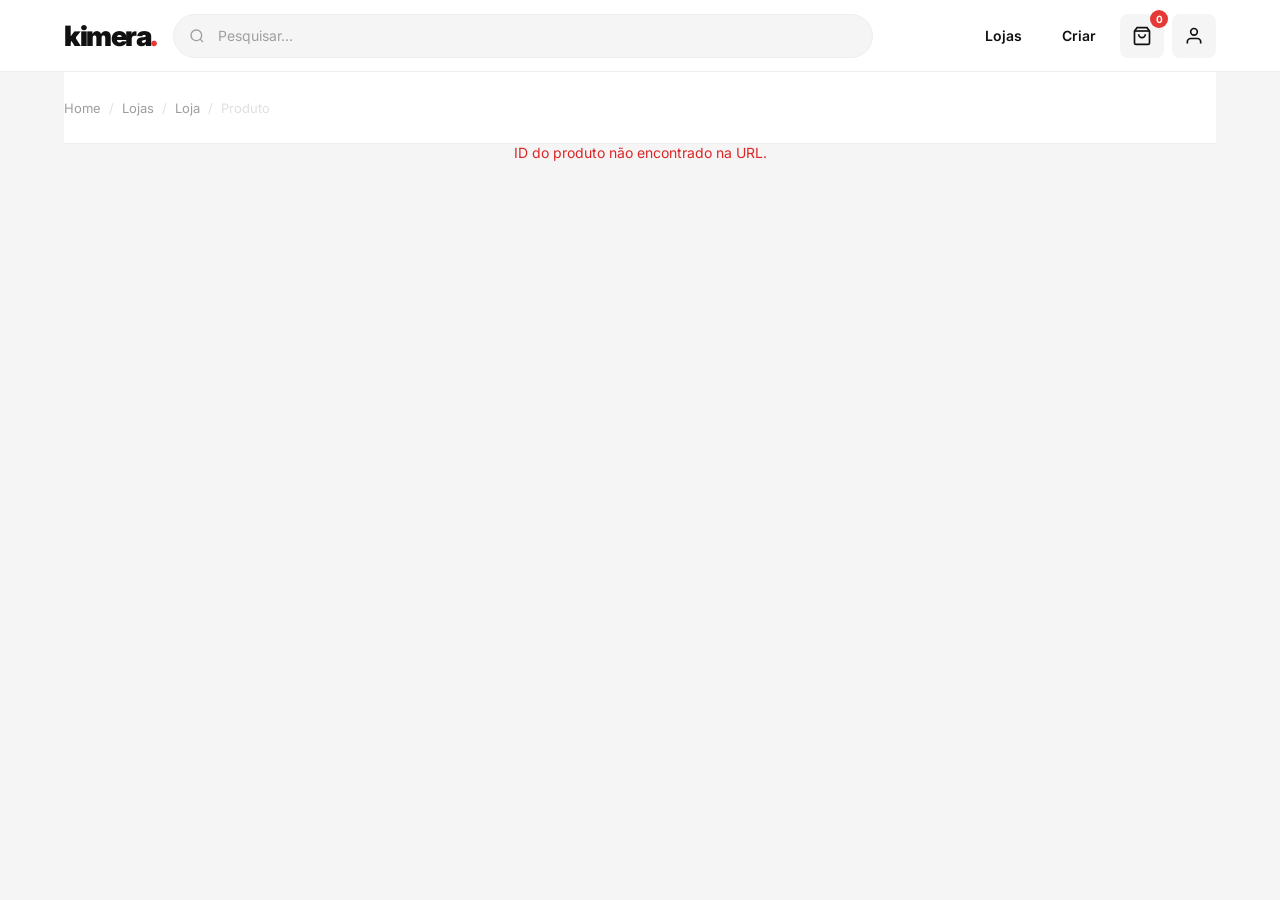
<file: pages/produto.html>
<!DOCTYPE html>
<html lang="pt">
<head>
  <meta charset="UTF-8"/>
  <meta name="viewport" content="width=device-width,initial-scale=1.0"/>
  <title>Kimera — Produto</title>
  <link rel="stylesheet" href="../css/global.css"/>
  <link rel="stylesheet" href="../css/produto.css"/>
  <link rel="icon" href="/assets/icon/favicon.png" type="image/png">
<link rel="shortcut icon" href="/assets/icon/favicon.png" type="image/png">
<link rel="apple-touch-icon" href="/assets/icon/favicon.png">
</head>
<body>
<nav>
  <div class="nav-inner">
    <a href="/pages/index.html" class="logo">kimera<span>.</span></a>
    <div class="nav-search">
      <svg class="nav-search-icon" viewBox="0 0 24 24" fill="none" stroke="currentColor" stroke-width="2"><circle cx="11" cy="11" r="8"/><path d="m21 21-4.35-4.35"/></svg>
      <input type="text" placeholder="Pesquisar..."/>
    </div>
    <div class="nav-actions">
      <a href="/pages/lojas.html" class="nav-link">Lojas</a>
      <a href="/pages/criar.html" class="nav-link">Criar</a>
      <a href="/pages/carrinho.html" class="nav-icon-btn"><svg viewBox="0 0 24 24" fill="none" stroke="currentColor" stroke-width="2"><path d="M6 2 3 6v14a2 2 0 0 0 2 2h14a2 2 0 0 0 2-2V6l-3-4z"/><line x1="3" y1="6" x2="21" y2="6"/><path d="M16 10a4 4 0 0 1-8 0"/></svg><span class="cart-badge">0</span></a>
      <a href="/pages/login.html" class="nav-icon-btn"><svg viewBox="0 0 24 24" fill="none" stroke="currentColor" stroke-width="2"><path d="M20 21v-2a4 4 0 0 0-4-4H8a4 4 0 0 0-4 4v2"/><circle cx="12" cy="7" r="4"/></svg></a>
      <button class="nav-mobile-menu" onclick="toggleMobileNav()"><span></span><span></span><span></span></button>
    </div>
  </div>
  <div class="mobile-nav-drawer" id="mobileNav">
    <a href="/pages/index.html">Home</a><a href="/pages/lojas.html">Lojas</a>
    <a href="/pages/carrinho.html">Carrinho</a>
  </div>
</nav>

<main class="page-container">
  <!-- BREADCRUMB -->
  <nav class="breadcrumb" aria-label="Breadcrumb">
    <a href="/pages/index.html">Home</a>
    <span>/</span>
    <a href="/pages/lojas.html">Lojas</a>
    <span>/</span>
    <a href="#" id="breadStore">Loja</a>
    <span>/</span>
    <span id="breadName">Produto</span>
  </nav>

  <!-- LOADING -->
  <div class="page-loading" id="loadingState">
    <div class="loading-spinner"></div>
    <p>A carregar produto...</p>
  </div>

  <!-- LAYOUT PRODUTO -->
  <div class="produto-layout" id="produtoLayout" style="display:none;">

    <!-- GALERIA -->
    <div class="galeria">
      <div class="galeria-main" id="galeriaMain"></div>
      <div class="galeria-thumbs" id="galeriaThumbs"></div>
    </div>

    <!-- INFO -->
    <div class="produto-info-panel">
      <p class="prod-store-tag" id="prodStore"></p>
      <h1 class="prod-name" id="prodName"></h1>

      <div class="prod-rating" id="prodRating"></div>

      <div class="prod-price-block">
        <span class="prod-price" id="prodPreco"></span>
        <span class="prod-price-old" id="prodPrecoOld"></span>
        <span class="prod-save" id="prodSave" style="display:none;"></span>
      </div>

      <p class="prod-desc" id="prodDesc"></p>

      <!-- TAMANHOS -->
      <div class="option-group" id="sizesGroup" style="display:none;">
        <label class="option-label">Tamanho</label>
        <div class="size-grid" id="sizeGrid"></div>
      </div>

      <!-- CORES -->
      <div class="option-group" id="colorsGroup" style="display:none;">
        <label class="option-label">Cor — <span id="colorLabel">Seleccione</span></label>
        <div class="color-grid" id="colorGrid"></div>
      </div>

      <!-- QUANTIDADE -->
      <div class="option-group">
        <label class="option-label">Quantidade</label>
        <div class="qty-ctrl">
          <button onclick="changeQty(-1)">−</button>
          <input type="number" id="qtyInput" value="1" min="1"/>
          <button onclick="changeQty(1)">+</button>
        </div>
        <span class="stock-info" id="stockInfo"></span>
      </div>

      <!-- ACÇÕES -->
      <div class="prod-actions">
        <button class="btn btn-red" id="btnCart" onclick="handleAddToCart()">
          <svg width="18" height="18" viewBox="0 0 24 24" fill="none" stroke="currentColor" stroke-width="2"><path d="M6 2 3 6v14a2 2 0 0 0 2 2h14a2 2 0 0 0 2-2V6l-3-4z"/><line x1="3" y1="6" x2="21" y2="6"/><path d="M16 10a4 4 0 0 1-8 0"/></svg>
          Adicionar ao Carrinho
        </button>
        <button class="btn btn-dark" id="btnBuy" onclick="handleBuyNow()">Comprar Agora</button>
        <button class="btn-wish" id="wishBtn" onclick="toggleWish()" title="Guardar">
          <svg width="20" height="20" viewBox="0 0 24 24" fill="none" stroke="currentColor" stroke-width="2"><path d="M20.84 4.61a5.5 5.5 0 0 0-7.78 0L12 5.67l-1.06-1.06a5.5 5.5 0 0 0-7.78 7.78l1.06 1.06L12 21.23l7.78-7.78 1.06-1.06a5.5 5.5 0 0 0 0-7.78z"/></svg>
        </button>
      </div>

      <!-- INFO LOJA -->
      <div class="store-info-card" id="storeInfoCard">
        <div class="store-info-logo" id="storeInfoLogo"></div>
        <div>
          <p class="store-info-name" id="storeInfoName"></p>
          <p class="store-info-loc" id="storeInfoLoc"></p>
        </div>
        <a class="btn-store-link" id="storeInfoLink" href="#">Ver Loja →</a>
      </div>
    </div>
  </div>

  <!-- TABS -->
  <div class="produto-tabs" id="produtoTabs" style="display:none;">
    <div class="tabs-nav">
      <button class="tab-btn active" onclick="switchTab('desc',this)">Descrição</button>
      <button class="tab-btn" onclick="switchTab('reviews',this)">Avaliações <span id="reviewCountBadge" class="tab-badge">0</span></button>
      <button class="tab-btn" onclick="switchTab('provas',this)">Provas de Entrega</button>
    </div>
    <div class="tab-panel active" id="tab-desc">
      <p id="descricaoContent"></p>
    </div>
    <div class="tab-panel" id="tab-reviews">
      <div id="avSummary" class="av-summary"></div>
      <div id="reviewsList" class="reviews-list"></div>
      <div class="write-review">
        <h4>Deixar avaliação</h4>
        <div class="star-picker" id="starPicker">
          <button class="sp-star" onclick="setRating(1,this)">★</button>
          <button class="sp-star" onclick="setRating(2,this)">★</button>
          <button class="sp-star" onclick="setRating(3,this)">★</button>
          <button class="sp-star" onclick="setRating(4,this)">★</button>
          <button class="sp-star" onclick="setRating(5,this)">★</button>
        </div>
        <input type="text" id="avName" placeholder="O seu nome (opcional)"/>
        <textarea id="avText" rows="3" placeholder="Partilhe a sua experiência..."></textarea>
        <button class="btn btn-red" onclick="submitReview()">Publicar Avaliação</button>
      </div>
    </div>
    <div class="tab-panel" id="tab-provas">
      <p style="font-size:13px;color:#9E9E9E;margin-bottom:16px;">Fotos de entrega enviadas por clientes verificados.</p>
      <div class="provas-grid" id="provasGrid"></div>
      <p id="provasEmpty" style="display:none;color:#BDBDBD;font-size:13px;">Ainda sem provas de entrega.</p>
    </div>
  </div>

  <!-- RELACIONADOS -->
  <section class="relacionados-section" id="relacionadosSection" style="display:none;">
    <h2 class="section-title">Também pode gostar</h2>
    <div class="products-grid" id="relacionadosGrid"></div>
  </section>
</main>

<!-- LIGHTBOX -->
<div id="lightbox" class="lightbox">
  <button class="lightbox-close" onclick="closeLightbox()">✕</button>
  <img id="lbImg" alt="Ampliação"/>
</div>

<script src="../js/config.js"></script>
<script src="../js/global.js"></script>
<script src="../js/produto.js"></script>
</body>
</html>
</file>
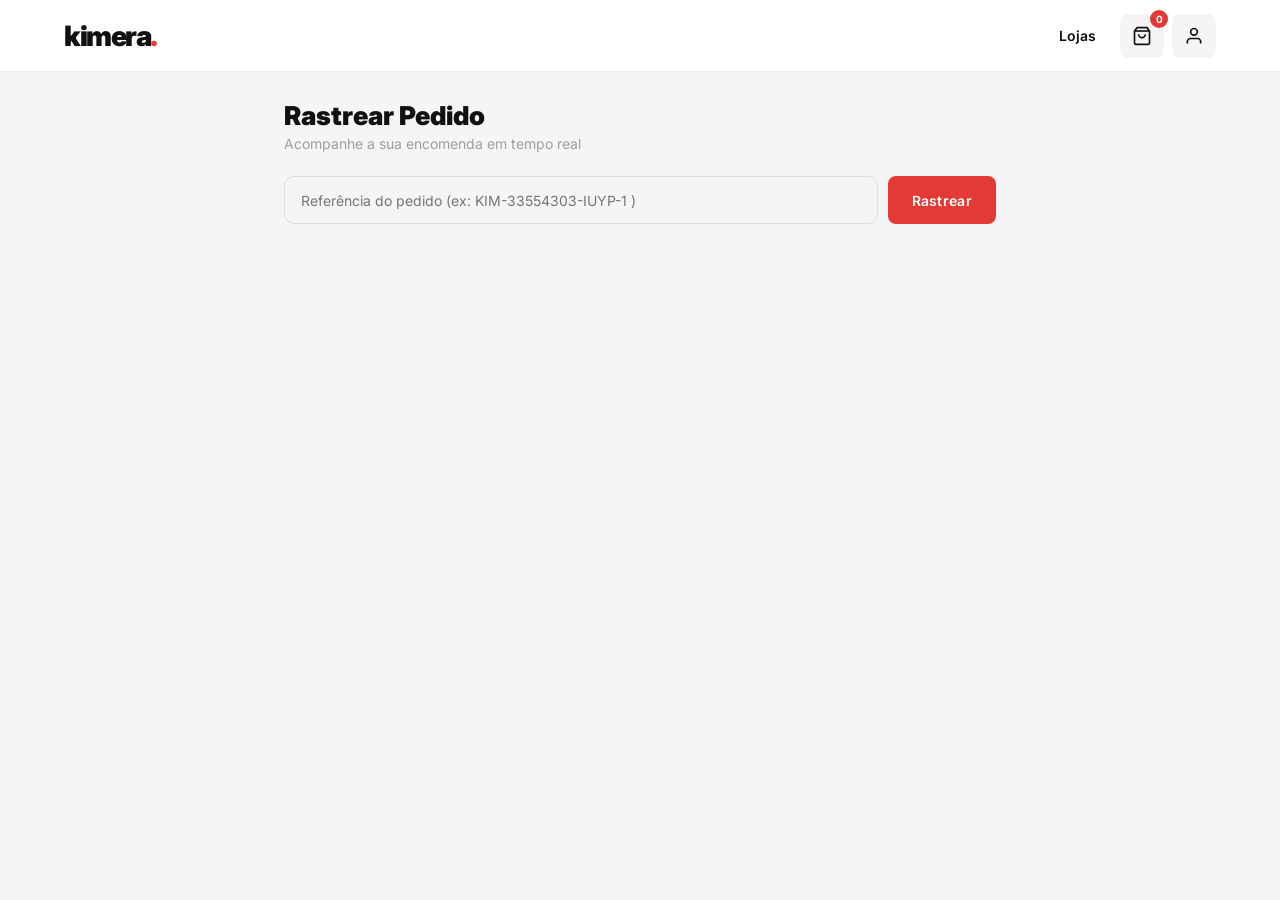
<file: pages/rastrear.html>
<!DOCTYPE html>
<html lang="pt">
<head>
  <meta charset="UTF-8"/>
  <meta name="viewport" content="width=device-width,initial-scale=1.0"/>
  <title>Kimera — Rastrear Pedido</title>
  <link rel="stylesheet" href="../css/global.css"/>
  <link rel="stylesheet" href="../css/rastrear.css"/>
  <link rel="icon" href="/assets/icon/favicon.png" type="image/png">
<link rel="shortcut icon" href="/assets/icon/favicon.png" type="image/png">
<link rel="apple-touch-icon" href="/assets/icon/favicon.png">
</head>
<body>
<nav>
  <div class="nav-inner">
    <a href="/pages/index.html" class="logo">kimera<span>.</span></a>
    <div class="nav-actions" style="margin-left:auto;display:flex;gap:8px;">
      <a href="/pages/lojas" class="nav-link">Lojas</a>
      <a href="/pages/carrinho" class="nav-icon-btn">
        <svg viewBox="0 0 24 24" fill="none" stroke="currentColor" stroke-width="2">
          <path d="M6 2 3 6v14a2 2 0 0 0 2 2h14a2 2 0 0 0 2-2V6l-3-4z"/>
          <line x1="3" y1="6" x2="21" y2="6"/>
          <path d="M16 10a4 4 0 0 1-8 0"/>
        </svg>
        <span class="cart-badge">0</span>
      </a>
      <a href="/pages/login" class="nav-icon-btn">
        <svg viewBox="0 0 24 24" fill="none" stroke="currentColor" stroke-width="2">
          <path d="M20 21v-2a4 4 0 0 0-4-4H8a4 4 0 0 0-4 4v2"/>
          <circle cx="12" cy="7" r="4"/>
        </svg>
      </a>
      <button class="nav-mobile-menu" onclick="toggleMobileNav()"><span></span><span></span><span></span></button>
    </div>
  </div>

  <div class="mobile-nav-drawer" id="mobileNav">
    <a href="/pages">Home</a>
    <a href="/pages/lojas">Lojas</a>
    <a href="/pages/carrinho">Carrinho</a>
  </div>
</nav>

<main class="page-container rastrear-main">

  <div class="success-banner" id="successBanner" style="display:none;">
    <div class="success-icon">✓</div>
    <div>
      <h3>Pedido criado com sucesso!</h3>
      <p>Agora envie o comprovativo por WhatsApp e aguarde a validação do pagamento.</p>
    </div>
  </div>

  <div class="rastrear-header">
    <h1>Rastrear Pedido</h1>
    <p>Acompanhe a sua encomenda em tempo real</p>
  </div>

  <div class="search-order">
    <input type="text" id="orderNum" placeholder="Referência do pedido (ex: KIM-33554303-IUYP-1 )"/>
    <button class="btn btn-red" onclick="searchOrder()">Rastrear</button>
  </div>

  <div class="tracking-card" id="trackingCard" style="display:none;">

    <div class="tracking-product" id="trackingProduct"></div>

    <!-- CAIXA DE VALIDAÇÃO MANUAL -->

    <div class="tracking-timeline" id="trackingTimeline"></div>

    <!-- PROVA SOCIAL APÓS ENTREGA -->
    <div class="proof-section" id="proofSection" style="display:none;">
      <div class="proof-header">
        <h4>📸 Partilhar a minha entrega</h4>
        <p>Partilhe uma foto do produto recebido! Será exibida na nossa página como prova de entrega e ajuda outros compradores.</p>
      </div>

      <div id="proofUploaded" style="display:none;">
        <div class="proof-uploaded-img" id="proofUploadedImg"></div>
        <p style="font-size:13px;color:#16A34A;margin-top:8px;font-weight:600;">✓ Foto enviada! Obrigado pelo feedback.</p>
      </div>

      <div id="proofUploadArea">
        <div class="upload-area-btn" onclick="document.getElementById('proofFileInput').click()">
          <svg width="40" height="40" viewBox="0 0 24 24" fill="none" stroke="#BDBDBD" stroke-width="1.5">
            <path d="M21 15v4a2 2 0 0 1-2 2H5a2 2 0 0 1-2-2v-4"/>
            <polyline points="17 8 12 3 7 8"/>
            <line x1="12" y1="3" x2="12" y2="15"/>
          </svg>
          <p>Clique para seleccionar foto</p>
          <span>JPG, PNG até 10MB</span>
        </div>

        <input type="file" id="proofFileInput" accept="image/*" style="display:none" onchange="previewProof(this)"/>

        <div class="proof-preview" id="proofPreview" style="display:none;">
          <div class="proof-img-wrap">
            <img id="proofPreviewImg" alt="Pré-visualização"/>
            <div class="proof-crop-hint">Arraste para ajustar</div>
          </div>
          <div class="proof-actions">
            <button class="btn btn-outline" onclick="resetProof()">Escolher outra</button>
            <button class="btn btn-red" id="proofSubmitBtn" onclick="submitProof()">Enviar Foto</button>
          </div>
        </div>
      </div>
    </div>
  </div>

  <div class="empty-track" id="emptyTrack" style="display:none;">
    <svg width="64" height="64" viewBox="0 0 24 24" fill="none" stroke="#E0E0E0" stroke-width="1">
      <path d="M21 10c0 7-9 13-9 13s-9-6-9-13a9 9 0 0 1 18 0z"/>
      <circle cx="12" cy="10" r="3"/>
    </svg>
    <h3>Pedido não encontrado</h3>
    <p>Verifique a referência e tente novamente.</p>
  </div>

</main>

<script src="../js/config.js"></script>
<script src="../js/global.js"></script>
<script src="../js/rastrear.js"></script>
</body>
</html>
</file>
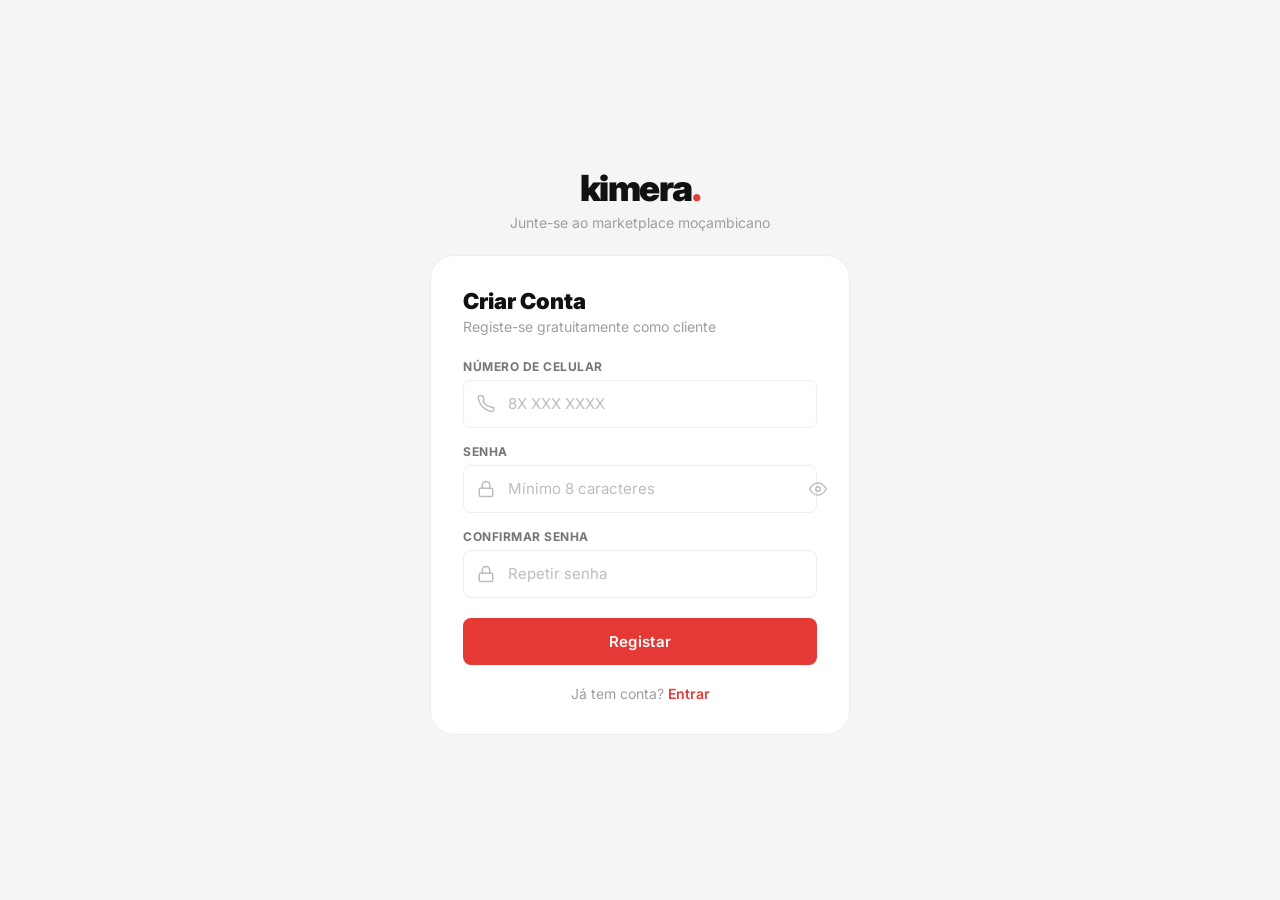
<file: pages/registo.html>
<!DOCTYPE html>
<html lang="pt">
<head>
  <meta charset="UTF-8"/>
  <meta name="viewport" content="width=device-width,initial-scale=1.0"/>
  <title>Kimera — Criar Conta</title>
  <link rel="stylesheet" href="../css/global.css"/>
  <link rel="stylesheet" href="../css/auth.css"/>
  <link rel="icon" href="/assets/icon/favicon.png" type="image/png">
<link rel="shortcut icon" href="/assets/icon/favicon.png" type="image/png">
<link rel="apple-touch-icon" href="/assets/icon/favicon.png">
</head>
<body class="auth-body">
<div class="auth-container">
  <div class="auth-brand">
    <a href="index.html" class="logo">kimera<span>.</span></a>
    <p>Junte-se ao marketplace moçambicano</p>
  </div>
  <div class="auth-card">
    <h2>Criar Conta</h2>
    <p class="auth-sub">Registe-se gratuitamente como cliente</p>
    <form onsubmit="handleRegisto(event)">
      <div class="auth-field">
        <label>Número de celular</label>
        <div class="input-with-icon">
          <svg width="18" height="18" viewBox="0 0 24 24" fill="none" stroke="currentColor" stroke-width="2"><path d="M22 16.92v3a2 2 0 0 1-2.18 2 19.79 19.79 0 0 1-8.63-3.07A19.5 19.5 0 0 1 4.69 12 19.79 19.79 0 0 1 1.61 3.18 2 2 0 0 1 3.58 1h3a2 2 0 0 1 2 1.72c.127.96.361 1.903.7 2.81a2 2 0 0 1-.45 2.11L7.91 8.56a16 16 0 0 0 6 6z"/></svg>
          <input type="tel" id="regPhone" placeholder="8X XXX XXXX" required/>
        </div>
      </div>
      <div class="auth-field">
        <label>Senha</label>
        <div class="input-with-icon">
          <svg width="18" height="18" viewBox="0 0 24 24" fill="none" stroke="currentColor" stroke-width="2"><rect x="3" y="11" width="18" height="11" rx="2"/><path d="M7 11V7a5 5 0 0 1 10 0v4"/></svg>
          <input type="password" id="regPwd" placeholder="Mínimo 8 caracteres" required/>
          <button type="button" class="pwd-toggle" onclick="togglePwd('regPwd')">
            <svg width="16" height="16" viewBox="0 0 24 24" fill="none" stroke="currentColor" stroke-width="2"><path d="M1 12s4-8 11-8 11 8 11 8-4 8-11 8-11-8-11-8z"/><circle cx="12" cy="12" r="3"/></svg>
          </button>
        </div>
      </div>
      <div class="auth-field">
        <label>Confirmar Senha</label>
        <div class="input-with-icon">
          <svg width="18" height="18" viewBox="0 0 24 24" fill="none" stroke="currentColor" stroke-width="2"><rect x="3" y="11" width="18" height="11" rx="2"/><path d="M7 11V7a5 5 0 0 1 10 0v4"/></svg>
          <input type="password" id="regConfirm" placeholder="Repetir senha" required/>
        </div>
      </div>
      <p class="error-msg" id="regError" style="display:none;color:#DC2626;font-size:13px;margin-top:-8px;"></p>
      <button type="submit" class="btn btn-red auth-btn" id="regBtn">Registar</button>
    </form>
    <p class="auth-switch">Já tem conta? <a href="login.html">Entrar</a></p>
  </div>
</div>
<script src="../js/config.js"></script>
<script src="../js/global.js"></script>
<script src="../js/auth.js"></script>
</body>
</html>
</file>
<file: css/global.css>
@import url('https://fonts.googleapis.com/css2?family=Inter:wght@300;400;500;600;700;900&display=swap');

:root {
  --red: #E53935;
  --red-light: #FFEBEE;
  --red-dark: #B71C1C;
  --black: #111111;
  --gray-100: #F5F5F5;
  --gray-200: #EEEEEE;
  --gray-300: #E0E0E0;
  --gray-400: #BDBDBD;
  --gray-500: #9E9E9E;
  --gray-600: #757575;
  --gray-700: #616161;
  --white: #FFFFFF;
  --radius-sm: 8px;
  --radius-md: 16px;
  --radius-lg: 24px;
  --radius-xl: 35px;
  --nav-height: 72px;
  --shadow: 0 2px 12px rgba(0,0,0,0.08);
  --shadow-md: 0 4px 24px rgba(0,0,0,0.12);
  --font: 'Inter', sans-serif;
  --transition: 0.2s ease;
}

*, *::before, *::after { box-sizing: border-box; margin: 0; padding: 0; }

html { scroll-behavior: smooth; }

body {
  font-family: var(--font);
  background: var(--gray-100);
  color: var(--black);
  min-height: 100vh;
  -webkit-font-smoothing: antialiased;
}

a { text-decoration: none; color: inherit; }

img { display: block; width: 100%; height: 100%; object-fit: cover; }

button, input, textarea, select {
  font-family: var(--font);
  border: none;
  outline: none;
  background: none;
  cursor: pointer;
}

.btn {
  display: inline-flex;
  align-items: center;
  justify-content: center;
  gap: 8px;
  padding: 12px 24px;
  border-radius: var(--radius-sm);
  font-size: 14px;
  font-weight: 600;
  letter-spacing: 0.3px;
  transition: all var(--transition);
  cursor: pointer;
  border: none;
}

.btn-red {
  background: var(--red);
  color: var(--white);
}
.btn-red:hover { background: var(--red-dark); transform: translateY(-1px); }

.btn-outline {
  background: transparent;
  color: var(--red);
  border: 1.5px solid var(--red);
}
.btn-outline:hover { background: var(--red-light); }

.btn-dark {
  background: var(--black);
  color: var(--white);
}
.btn-dark:hover { background: #333; }

.img-placeholder {
  background: var(--gray-200);
  border-radius: var(--radius-md);
  display: flex;
  align-items: center;
  justify-content: center;
  overflow: hidden;
  position: relative;
}

.img-placeholder::after {
  content: '';
  position: absolute;
  width: 48px;
  height: 48px;
  border-radius: 50%;
  border: 3px solid var(--gray-400);
}

.img-placeholder::before {
  content: '';
  position: absolute;
  width: 24px;
  height: 20px;
  bottom: calc(50% - 10px);
  background: var(--gray-400);
  clip-path: polygon(0 100%, 50% 0, 100% 100%);
  opacity: 0.5;
}

.badge-novo {
  background: var(--red);
  color: var(--white);
  font-size: 11px;
  font-weight: 700;
  padding: 3px 10px;
  border-radius: 20px;
  letter-spacing: 0.5px;
}

.page-container {
  max-width: 1200px;
  margin: 0 auto;
  padding: 0 24px;
}

.section-title {
  font-size: 18px;
  font-weight: 600;
  margin-bottom: 20px;
  color: var(--black);
}

nav {
  background: var(--white);
  height: var(--nav-height);
  border-bottom: 1px solid var(--gray-200);
  position: sticky;
  top: 0;
  z-index: 100;
}

.nav-inner {
  max-width: 1200px;
  margin: 0 auto;
  padding: 0 24px;
  height: 100%;
  display: flex;
  align-items: center;
  gap: 16px;
}

.logo {
  font-size: 28px;
  font-weight: 900;
  color: var(--black);
  letter-spacing: -1.5px;
  white-space: nowrap;
  flex-shrink: 0;
}

.logo span { color: var(--red); }

.nav-search {
  flex: 1;
  max-width: 700px;
  position: relative;
}

.nav-search input {
  width: 100%;
  height: 44px;
  background: var(--gray-100);
  border: 1.5px solid var(--gray-200);
  border-radius: 22px;
  padding: 0 20px 0 44px;
  font-size: 14px;
  color: var(--black);
  transition: border-color var(--transition);
}

.nav-search input:focus { border-color: var(--gray-400); }

.nav-search input::placeholder { color: var(--gray-500); }

.nav-search-icon {
  position: absolute;
  left: 16px;
  top: 50%;
  transform: translateY(-50%);
  width: 16px;
  height: 16px;
  color: var(--gray-500);
}

.nav-actions {
  display: flex;
  align-items: center;
  gap: 8px;
  margin-left: auto;
  flex-shrink: 0;
}

.nav-link {
  display: flex;
  align-items: center;
  gap: 6px;
  padding: 8px 16px;
  border-radius: var(--radius-sm);
  font-size: 14px;
  font-weight: 600;
  color: var(--black);
  transition: background var(--transition);
  white-space: nowrap;
}

.nav-link:hover { background: var(--gray-100); }

.nav-link.active {
  color: var(--red);
  border-bottom: 2px solid var(--red);
  border-radius: 0;
}

.nav-icon-btn {
  width: 44px;
  height: 44px;
  border-radius: var(--radius-sm);
  background: var(--gray-100);
  display: flex;
  align-items: center;
  justify-content: center;
  cursor: pointer;
  transition: background var(--transition);
  position: relative;
}

.nav-icon-btn:hover { background: var(--gray-200); }

.nav-icon-btn svg { width: 20px; height: 20px; }

.cart-badge {
  position: absolute;
  top: -4px;
  right: -4px;
  width: 18px;
  height: 18px;
  background: var(--red);
  color: var(--white);
  border-radius: 50%;
  font-size: 10px;
  font-weight: 700;
  display: flex;
  align-items: center;
  justify-content: center;
}

.nav-mobile-menu {
  display: none;
  background: none;
  border: none;
  cursor: pointer;
  flex-direction: column;
  gap: 5px;
  padding: 8px;
  margin-left: auto;
}

.nav-mobile-menu span {
  display: block;
  width: 22px;
  height: 2px;
  background: var(--black);
  border-radius: 2px;
  transition: all var(--transition);
}

.mobile-nav-drawer {
  display: none;
  position: absolute;
  top: var(--nav-height);
  left: 0;
  right: 0;
  background: var(--white);
  border-bottom: 1px solid var(--gray-200);
  padding: 16px 24px;
  flex-direction: column;
  gap: 4px;
  z-index: 99;
}

.mobile-nav-drawer.open { display: flex; }

.mobile-nav-drawer a {
  padding: 12px 8px;
  font-size: 15px;
  font-weight: 500;
  border-bottom: 1px solid var(--gray-100);
  color: var(--black);
}

@media (max-width: 768px) {
  .nav-search { display: none; }
  .nav-link:not(.nav-icon-btn) { display: none; }
  .nav-mobile-menu { display: flex; }
  .nav-actions .nav-link { display: none; }
  .nav-actions .nav-icon-btn { display: flex; }
}

/* ── LOADING SPINNER ── */
.loading-spinner{width:28px;height:28px;border:3px solid #EEEEEE;border-top-color:#E53935;border-radius:50%;animation:ks 0.7s linear infinite;margin:0 auto;}
@keyframes ks{to{transform:rotate(360deg);}}
.page-loading{display:flex;flex-direction:column;align-items:center;justify-content:center;min-height:280px;gap:14px;color:#9E9E9E;font-size:14px;}


@media (max-width: 430px){
  .nav-icon-btn,
  .nav-mobile-menu{
    width: 30px;
    height: 30px;
    min-width: 30px;
    border-radius: 6px;
  }

  .nav-icon-btn svg{
    width: 16px;
    height: 16px;
  }

  .cart-badge{
    min-width: 14px;
    height: 14px;
    font-size: 9px;
    top: -3px;
    right: -3px;
  }

  .nav-mobile-menu span{
    width: 16px;
  }
}

/* SIDEBAR MOBILE COM SCROLL */
@media (max-width: 768px){
  #adminSidebar,
  .admin-sidebar{
    position: fixed;
    top: 0;
    left: 0;
    width: 82%;
    max-width: 320px;
    height: 100vh;
    overflow-y: auto;
    overflow-x: hidden;
    -webkit-overflow-scrolling: touch;
    z-index: 9999;
    padding-bottom: 90px;
  }
}

/* esconder barra de scroll visual, mas manter scroll funcional */
html,
body,
#adminSidebar,
.admin-sidebar{
  scrollbar-width: none;      /* Firefox */
  -ms-overflow-style: none;   /* IE/Edge antigo */
}

html::-webkit-scrollbar,
body::-webkit-scrollbar,
#adminSidebar::-webkit-scrollbar,
.admin-sidebar::-webkit-scrollbar{
  display: none;              /* Chrome, Safari, Edge */
}
</file>
<file: css/home.css>
.banner-section{
  position:relative;
  overflow:hidden;
  width:100%;
  aspect-ratio:1920 / 700;
  height:auto;
  background:#0d0d0d;
}

.banner-carousel{
  width:100%;
  height:100%;
  position:relative;
  background:#0d0d0d;
}

.banner-slide{
  position:absolute;
  inset:0;
  opacity:0;
  transition:opacity .6s ease;
  display:flex;
  align-items:center;
  background-position:center center !important;
  background-size:contain !important;
  background-repeat:no-repeat !important;
  background-color:#0d0d0d !important;
}

.banner-slide.active{
  opacity:1;
  z-index:1;
}
.hero-content{position:relative;z-index:2;padding:48px 60px;max-width:560px;}
.hero-tag{display:inline-block;background:#E53935;color:#fff;font-size:11px;font-weight:700;padding:5px 14px;border-radius:20px;margin-bottom:14px;letter-spacing:.5px;}
.hero-content h1{font-size:48px;font-weight:900;line-height:1.1;color:#fff;margin-bottom:12px;text-shadow:0 2px 8px rgba(0,0,0,0.3);}
.hero-content h1 span{color:#E53935;}
.hero-content p{font-size:15px;color:rgba(255,255,255,.8);margin-bottom:24px;line-height:1.5;}
.hero-btns{display:flex;gap:12px;flex-wrap:wrap;}
.banner-dots{position:absolute;bottom:16px;left:50%;transform:translateX(-50%);display:flex;gap:8px;z-index:2;}
.banner-dot{width:8px;height:8px;border-radius:50%;background:rgba(255,255,255,.4);border:none;cursor:pointer;transition:all .2s;}
.banner-dot.active{background:#fff;width:24px;border-radius:4px;}
.banner-nav{position:absolute;top:50%;transform:translateY(-50%);z-index:2;width:44px;height:44px;background:rgba(255,255,255,.15);border:none;border-radius:50%;font-size:24px;color:#fff;cursor:pointer;display:flex;align-items:center;justify-content:center;transition:background .2s;}
.banner-nav:hover{background:rgba(255,255,255,.3);}
.banner-nav.prev{left:16px;}
.banner-nav.next{right:16px;}
.banner-loading{display:flex;align-items:center;justify-content:center;height:100%;}
.categories-section{padding:36px 24px 0;}
.categories-scroll{display:flex;gap:16px;overflow-x:auto;padding-bottom:8px;scrollbar-width:none;}
.categories-scroll::-webkit-scrollbar{display:none;}
.category-item{display:flex;flex-direction:column;align-items:center;gap:10px;cursor:pointer;flex-shrink:0;transition:transform .2s;}
.category-item:hover{transform:translateY(-3px);}
.category-img{width:80px;height:80px;border-radius:50%;display:flex;align-items:center;justify-content:center;font-size:32px;border:3px solid transparent;transition:border-color .2s;}
.category-item:hover .category-img{border-color:#E53935;}
.category-item span{font-size:12px;font-weight:600;color:#616161;white-space:nowrap;}
.products-section{padding:32px 24px 40px;}
.section-header{display:flex;align-items:center;justify-content:space-between;margin-bottom:18px;}
.section-title{font-size:18px;font-weight:700;margin-bottom:0;}
.see-all{font-size:13px;font-weight:600;color:#E53935;}
.see-all:hover{text-decoration:underline;}
.products-grid{display:grid;grid-template-columns:repeat(4,minmax(0,1fr));gap:16px;margin-bottom:36px;}
.products-loading{display:flex;flex-direction:column;align-items:center;gap:12px;padding:40px;grid-column:1/-1;color:#9E9E9E;font-size:13px;}
.product-card{background:#fff;border-radius:16px;overflow:hidden;cursor:pointer;transition:transform .2s,box-shadow .2s;border:1px solid #EEEEEE;}
.product-card:hover{transform:translateY(-4px);box-shadow:0 8px 24px rgba(0,0,0,0.1);}
.product-img{position:relative;aspect-ratio:1;overflow:hidden;background:#F5F5F5;}
.product-img img{width:100%;height:100%;object-fit:cover;transition:transform .3s;}
.product-card:hover .product-img img{transform:scale(1.05);}
.no-img-placeholder{width:100%;height:100%;display:flex;align-items:center;justify-content:center;background:#F5F5F5;}
.badge-novo{position:absolute;top:10px;left:10px;background:#E53935;color:#fff;font-size:10px;font-weight:700;padding:3px 10px;border-radius:20px;letter-spacing:.5px;z-index:1;}
.badge-desc{position:absolute;top:10px;right:10px;background:#FF6F00;color:#fff;font-size:10px;font-weight:700;padding:3px 10px;border-radius:20px;z-index:1;}
.product-info{padding:14px;}
.product-store{font-size:10px;font-weight:700;color:#E53935;text-transform:uppercase;letter-spacing:.5px;margin-bottom:4px;}
.product-footer{display:flex;align-items:center;justify-content:space-between;gap:8px;}
.product-price{font-size:14px;font-weight:800;color:#111;}
.product-original{font-size:11px;color:#BDBDBD;text-decoration:line-through;margin-left:4px;}
.btn-sm{padding:6px 12px;font-size:12px;border-radius:8px;}
.banner-mid{width:100%;height:280px;border-radius:24px;background:#111;display:flex;align-items:center;justify-content:center;cursor:pointer;overflow:hidden;margin-bottom:36px;background-size:cover;background-position:center;}
.banner-mid-content{text-align:center;padding:32px;}
.banner-mid-content h2{font-size:30px;font-weight:900;color:#fff;margin-bottom:8px;}
.banner-mid-content p{font-size:14px;color:rgba(255,255,255,.7);margin-bottom:20px;}
.stores-section{padding:0 24px 40px;}
.stores-grid{display:grid;grid-template-columns:repeat(4,minmax(0,1fr));gap:14px;}
.store-card{background:#fff;border-radius:14px;padding:18px;display:flex;align-items:center;gap:12px;border:1px solid #EEEEEE;transition:transform .2s,box-shadow .2s;cursor:pointer;}
.store-card:hover{transform:translateY(-2px);box-shadow:0 4px 16px rgba(0,0,0,0.08);}
.store-logo{width:52px;height:52px;border-radius:50%;overflow:hidden;flex-shrink:0;background:#F5F5F5;}
.store-logo img{width:100%;height:100%;object-fit:cover;}
.store-logo-placeholder{width:100%;height:100%;display:flex;align-items:center;justify-content:center;background:#E53935;color:#fff;font-weight:800;font-size:16px;}
.store-info h3{font-size:14px;font-weight:700;margin-bottom:2px;}
.store-info p{font-size:11px;color:#9E9E9E;}
.store-rating{font-size:11px;font-weight:600;color:#F59E0B;}
.social-section{padding:0 24px 48px;}
.social-grid{display:grid;grid-template-columns:repeat(9,1fr);gap:8px;}
.social-item{position:relative;aspect-ratio:1;border-radius:10px;overflow:hidden;cursor:pointer;}
.social-item img{width:100%;height:100%;object-fit:cover;transition:transform .3s;}
.social-item:hover img{transform:scale(1.05);}
.social-overlay{position:absolute;inset:0;background:rgba(0,0,0,0.4);opacity:0;transition:opacity .2s;display:flex;flex-direction:column;align-items:center;justify-content:center;gap:4px;color:#fff;}
.social-item:hover .social-overlay{opacity:1;}
.social-overlay span{font-size:11px;font-weight:600;}
.footer{background:#0F0F0F;color:#fff;padding:48px 0 0;}
.footer-inner{display:grid;grid-template-columns:1fr 1fr 1fr;gap:40px;padding-bottom:40px;}
.footer-brand p{margin-top:12px;font-size:13px;color:#555;line-height:1.6;}
.footer-links{display:flex;flex-direction:column;gap:10px;}
.footer-links a{font-size:13px;color:#555;transition:color .15s;}
.footer-links a:hover{color:#fff;}
.footer-contact p{font-size:13px;color:#555;margin-bottom:6px;}
.footer-bottom{border-top:1px solid #1E1E1E;padding:14px 24px;text-align:center;}
.footer-bottom p{font-size:11px;color:#333;}
@media(max-width:1024px){.products-grid{grid-template-columns:repeat(2,minmax(0,1fr));}.stores-grid{grid-template-columns:repeat(2,minmax(0,1fr));}.footer-inner{grid-template-columns:1fr 1fr;}.social-grid{grid-template-columns:repeat(6,1fr);}}
@media(max-width:768px){
  .banner-section{
    width:100%;
    aspect-ratio:1920 / 700;
    height:auto;
  }

  .hero-content{
    padding:32px 24px;
  }

  .hero-content h1{
    font-size:32px;
  }
}

@media(max-width:480px){
  .banner-section{
    width:100%;
    aspect-ratio:1920 / 700;
    height:auto;
  }

  .hero-content h1{
    font-size:26px;
  }
}

/* product cards shared on homepage */
.product-card{background:#fff;border-radius:14px;overflow:hidden;border:1px solid #EEEEEE;transition:transform .2s,box-shadow .2s;display:block;text-decoration:none;color:inherit;}
.product-card:hover{transform:translateY(-4px);box-shadow:0 8px 24px rgba(0,0,0,.1);}
.product-img{position:relative;aspect-ratio:1;overflow:hidden;background:#F5F5F5;}
.product-img img{width:100%;height:100%;object-fit:cover;transition:transform .3s;}
.product-card:hover .product-img img{transform:scale(1.05);}
.no-img-placeholder{width:100%;height:100%;display:flex;align-items:center;justify-content:center;}
.badge-novo{position:absolute;top:10px;left:10px;background:#E53935;color:#fff;font-size:10px;font-weight:700;padding:3px 10px;border-radius:20px;z-index:1;}
.badge-desc{position:absolute;top:10px;right:10px;background:#FF6F00;color:#fff;font-size:10px;font-weight:700;padding:3px 10px;border-radius:20px;z-index:1;}
.product-info{padding:14px;}
.product-store{font-size:10px;font-weight:700;color:#E53935;text-transform:uppercase;letter-spacing:.5px;margin-bottom:4px;}
.product-footer{display:flex;align-items:center;justify-content:space-between;gap:8px;}
.product-price{font-size:14px;font-weight:800;}
.product-original{font-size:11px;color:#BDBDBD;text-decoration:line-through;margin-left:4px;}
.btn-sm{padding:6px 12px;font-size:12px;border-radius:8px;}

/* BANNER — reduzir só o conteúdo, sem mexer na altura real */
@media (max-width: 768px) {
  .banner-section {
    position: relative;
  }

  .banner-carousel {
    min-height: unset !important;
    height: 100% !important;
  }

  .hero-content {
    padding: 24px 18px !important;
    max-width: 240px !important;
  }

  .banner-carousel .btn,
  .banner-carousel button,
  .banner-carousel a.btn {
    padding: 8px 16px !important;
    font-size: 13px !important;
    min-height: 36px !important;
    border-radius: 10px !important;
    width: auto !important;
  }

  .banner-carousel h1,
  .banner-carousel h2,
  .banner-carousel .banner-title {
    font-size: 30px !important;
    line-height: 1.02 !important;
    margin: 6px 0 !important;
    max-width: 210px;
  }

  .banner-carousel p,
  .banner-carousel .banner-subtitle,
  .banner-carousel .banner-desc {
    font-size: 12px !important;
    line-height: 1.25 !important;
    margin: 0 !important;
    max-width: 180px;
  }

  .banner-carousel .banner-tag,
  .banner-carousel .badge,
  .banner-carousel .promo-tag {
    padding: 5px 12px !important;
    font-size: 11px !important;
    border-radius: 999px !important;
  }
}

@media (max-width: 430px) {
  .banner-carousel {
    min-height: unset !important;
    height: 100% !important;
  }

  .hero-content {
    padding: 18px 14px !important;
    max-width: 190px !important;
  }

  .banner-carousel h1,
  .banner-carousel h2,
  .banner-carousel .banner-title {
    font-size: 24px !important;
    line-height: 1.02 !important;
    margin: 5px 0 !important;
    max-width: 170px;
  }

  .banner-carousel p,
  .banner-carousel .banner-subtitle,
  .banner-carousel .banner-desc {
    font-size: 11px !important;
    line-height: 1.2 !important;
    max-width: 150px;
  }

  .banner-carousel .btn,
  .banner-carousel button,
  .banner-carousel a.btn {
    padding: 7px 14px !important;
    font-size: 12px !important;
    min-height: 32px !important;
    border-radius: 9px !important;
  }

  .banner-carousel .banner-tag,
  .banner-carousel .badge,
  .banner-carousel .promo-tag {
    padding: 4px 10px !important;
    font-size: 10px !important;
  }
}

@media (max-width: 360px) {
  .banner-carousel {
    min-height: unset !important;
    height: 100% !important;
  }

  .hero-content {
    padding: 14px 12px !important;
    max-width: 170px !important;
  }

  .banner-carousel h1,
  .banner-carousel h2,
  .banner-carousel .banner-title {
    font-size: 21px !important;
    max-width: 150px;
  }

  .banner-carousel p,
  .banner-carousel .banner-subtitle,
  .banner-carousel .banner-desc {
    font-size: 10px !important;
    max-width: 135px;
  }

  .banner-carousel .btn,
  .banner-carousel button,
  .banner-carousel a.btn {
    padding: 6px 12px !important;
    font-size: 11px !important;
    min-height: 30px !important;
  }

  .banner-carousel .banner-tag,
  .banner-carousel .badge,
  .banner-carousel .promo-tag {
    padding: 4px 9px !important;
    font-size: 9px !important;
  }
}

.banner-nav{
  display: none !important;
}

@media (max-width: 768px){
  .banner-nav{
    display: none !important;
  }
}

.categories-section{
  padding:36px 24px 0;
  display:flex;
  flex-direction:column;
  align-items:center;
}

.categories-section .section-title{
  width:100%;
  max-width:1680px;
}

.categories-scroll{
  width:100%;
  max-width:1680px;
  display:flex;
  justify-content:center;
  align-items:flex-start;
  gap:20px;
  flex-wrap:wrap;
  overflow:visible;
  padding-bottom:8px;
}

.products-section,
.stores-section,
.social-section{
  padding-left:24px;
  padding-right:24px;
}

.products-grid{
  display:grid;
  grid-template-columns:repeat(5, minmax(0, 1fr));
  gap:16px;
  align-items:stretch;
}

.product-card{
  display:flex;
  flex-direction:column;
  min-width:0;
  height:100%;
  border-radius:12px;
}

.product-img{
  aspect-ratio:1 / 1;
}

.product-info{
  display:flex;
  flex-direction:column;
  gap:6px;
  flex:1;
  min-width:0;
}

.product-name{
  min-height:34px;
  margin-bottom:0;
  overflow-wrap:anywhere;
}

.product-footer{
  margin-top:auto;
  align-items:flex-end;
}

@media (max-width: 1400px){
  .products-grid{
    grid-template-columns:repeat(4, minmax(0, 1fr));
  }
}

@media (max-width: 1100px){
  .products-grid{
    grid-template-columns:repeat(3, minmax(0, 1fr));
  }
}

@media (max-width: 768px){
  .categories-scroll{
    justify-content:flex-start;
    overflow-x:auto;
    flex-wrap:nowrap;
  }

  .products-grid{
    grid-template-columns:repeat(2, minmax(0, 1fr));
    gap:12px;
  }
}

@media (max-width: 480px){
  .products-grid{
    grid-template-columns:1fr;
  }
}

@media (max-width: 768px){
  .products-grid{
    grid-template-columns:repeat(2, minmax(0, 1fr));
    gap:10px;
  }

  .product-card{
    border-radius:10px;
  }

  .product-info{
    padding:10px;
  }

  .product-store{
    font-size:9px;
    margin-bottom:3px;
  }

  .product-name{
    font-size:12px;
    line-height:1.2;
    min-height:30px;
  }

  .product-price{
    font-size:13px;
  }

  .product-original{
    font-size:10px;
  }

  .btn-sm{
    padding:5px 10px;
    font-size:11px;
  }
}

@media (max-width: 360px){
  .products-grid{
    gap:8px;
  }

  .product-info{
    padding:8px;
  }

  .product-name{
    font-size:11px;
  }

  .product-price{
    font-size:12px;
  }
}

.category-img{
  width: 64px;
  height: 64px;
}

.category-item span{
  font-size: 12px;
}

.categories-scroll{
  gap: 12px;
}

/* HOME — mostrar imagem completa como na página da loja */
#productsGrid .product-img,
#bestsellerGrid .product-img {
  aspect-ratio: 1 / 1 !important;
  background: #F5F5F5;
  display: flex;
  align-items: center;
  justify-content: center;
  overflow: hidden;
}

#productsGrid .product-img img,
#bestsellerGrid .product-img img {
  width: 100%;
  height: 100%;
  object-fit: contain !important;
  object-position: center center !important;
  display: block;
  background: #F5F5F5;
}

@media (max-width: 768px){
  #productsGrid .product-img,
  #bestsellerGrid .product-img{
    aspect-ratio: 0.92 / 1 !important;
    background: #F5F5F5;
    overflow: hidden;
  }

  #productsGrid .product-img img,
  #bestsellerGrid .product-img img{
    width: 100%;
    height: 100%;
    object-fit: cover !important;
    object-position: center top !important;
    display: block;
  }
}
/* fim*/
@media (max-width: 430px){
  .badge-novo,
  .badge-desc{
    top: 6px;
    font-size: 7px;
    padding: 2px 7px;
    border-radius: 12px;
  }

  .badge-novo{
    left: 6px;
  }

  .badge-desc{
    right: 6px;
  }
}

.product-store{
  font-size: 10px;
  font-weight: 600;
  color: #E53935;
  text-transform: uppercase;
  letter-spacing: .4px;
  margin-bottom: 4px;
}

.product-name{
  font-size: 13px;
  font-weight: 600;
  line-height: 1.3;
  color: #222;
}

.product-price{
  font-size: 14px;
  font-weight: 700;
  color: #111;
}

.product-original{
  font-size: 11px;
  font-weight: 400;
  color: #BDBDBD;
  text-decoration: line-through;
  margin-left: 4px;
}

.badge-novo,
.badge-desc{
  font-weight: 600;
}

/* =========================
   CARDS DE PRODUTO — COMPACTOS
   Desktop + Mobile
========================= */

/* Card geral */
.product-card,
.prod-card,
.products-grid .card {
  border-radius: 18px;
  overflow: hidden;
}

/* Área interna de texto */
.product-card .product-info,
.prod-card .product-info,
.product-card .card-body,
.prod-card .card-body {
  padding: 14px 16px 16px;
  display: flex;
  flex-direction: column;
  gap: 6px; /* controla o espaço entre os blocos */
}

/* Nome da loja */
.product-card .store-name,
.prod-card .store-name,
.product-card .product-store,
.prod-card .product-store {
  margin: 0;
  font-size: 13px;
  line-height: 1.2;
  font-weight: 600;
  letter-spacing: 0.4px;
  text-transform: uppercase;
  color: #E53935;
}

/* Nome do produto */
.product-card .product-name,
.prod-card .product-name,
.product-card h3,
.prod-card h3 {
  margin: 0;
  font-size: 18px;
  line-height: 1.25;
  font-weight: 600; /* antes estava muito pesado */
  color: #111;
}

/* Avaliação */
.product-card .product-rating,
.prod-card .product-rating,
.product-card .rating-row,
.prod-card .rating-row {
  margin: 0;
  font-size: 14px;
  line-height: 1.2;
  font-weight: 400;
  display: flex;
  align-items: center;
  gap: 6px;
}

/* Bloco do preço */
.product-card .product-price-row,
.prod-card .product-price-row,
.product-card .price-row,
.prod-card .price-row {
  margin-top: 2px;
  display: flex;
  align-items: center;
  justify-content: space-between;
  gap: 10px;
}

/* Preço actual */
.product-card .product-price,
.prod-card .product-price,
.product-card .price,
.prod-card .price {
  margin: 0;
  font-size: 17px;
  line-height: 1.2;
  font-weight: 700;
  color: #111;
}

/* Preço antigo */
.product-card .product-price-old,
.prod-card .product-price-old,
.product-card .old-price,
.prod-card .old-price {
  margin: 0 0 0 8px;
  font-size: 13px;
  line-height: 1.2;
  font-weight: 400;
  color: #B0B0B0;
  text-decoration: line-through;
}

/* Desconto */
.product-card .discount-badge,
.prod-card .discount-badge,
.product-card .product-discount,
.prod-card .product-discount {
  font-size: 11px;
  font-weight: 600;
  padding: 4px 8px;
  border-radius: 999px;
}

/* Botão + */
.product-card .add-to-cart,
.prod-card .add-to-cart,
.product-card .btn-add,
.prod-card .btn-add {
  width: 42px;
  height: 38px;
  border-radius: 12px;
  flex-shrink: 0;
}

/* =========================
   IMAGEM DO CARD
========================= */
.product-card .product-image,
.prod-card .product-image,
.product-card .card-image,
.prod-card .card-image {
  aspect-ratio: 4 / 5;
  overflow: hidden;
}

.product-card .product-image img,
.prod-card .product-image img,
.product-card .card-image img,
.prod-card .card-image img {
  width: 100%;
  height: 100%;
  object-fit: cover;
  display: block;
}

/* =========================
   CATEGORIAS — tirar bold
========================= */
.category-item span,
.categories-scroll .category-item span {
  font-size: 15px;
  font-weight: 400; /* tira o boldado */
  line-height: 1.2;
  color: #555;
}

/* Se quiseres o título "Categorias" menos pesado também */
.categories-section .section-title {
  font-weight: 700;
}

/* =========================
   MOBILE
========================= */
@media (max-width: 768px) {
  .product-card .product-info,
  .prod-card .product-info,
  .product-card .card-body,
  .prod-card .card-body {
    padding: 12px 14px 14px;
    gap: 5px;
  }

  .product-card .store-name,
  .prod-card .store-name,
  .product-card .product-store,
  .prod-card .product-store {
    font-size: 11px;
    line-height: 1.15;
  }

  .product-card .product-name,
  .prod-card .product-name,
  .product-card h3,
  .prod-card h3 {
    font-size: 15px;
    line-height: 1.2;
    font-weight: 500;
  }

  .product-card .product-rating,
  .prod-card .product-rating,
  .product-card .rating-row,
  .prod-card .rating-row {
    font-size: 13px;
    gap: 4px;
  }

  .product-card .product-price,
  .prod-card .product-price,
  .product-card .price,
  .prod-card .price {
    font-size: 15px;
  }

  .product-card .product-price-old,
  .prod-card .product-price-old,
  .product-card .old-price,
  .prod-card .old-price {
    font-size: 12px;
    margin-left: 6px;
  }

  .product-card .add-to-cart,
  .prod-card .add-to-cart,
  .product-card .btn-add,
  .prod-card .btn-add {
    width: 38px;
    height: 34px;
    border-radius: 10px;
  }

  .category-item span,
  .categories-scroll .category-item span {
    font-size: 14px;
    font-weight: 400;
  }
}
/* ESCONDER CATEGORIA*/
@media (max-width: 480px){
  .categories-section .section-title{
    display: none;
  }
}
/* NAV MENOR*/
@media (max-width: 430px){
  .nav-icon-btn,
  .nav-mobile-menu{
    width: 30px;
    height: 30px;
    min-width: 30px;
    border-radius: 6px;
  }

  .nav-icon-btn svg{
    width: 16px;
    height: 16px;
  }

  .cart-badge{
    min-width: 14px;
    height: 14px;
    font-size: 9px;
    top: -3px;
    right: -3px;
  }

  .nav-mobile-menu span{
    width: 16px;
  }
}
</file>
<file: css/carrinho.css>
.carrinho-main{padding:28px 24px 60px;}
.carrinho-header{display:flex;align-items:baseline;gap:12px;margin-bottom:28px;}
.page-title{font-size:26px;font-weight:900;}
.cart-count-label{font-size:14px;color:#9E9E9E;font-weight:400;}

.carrinho-vazio{display:flex;flex-direction:column;align-items:center;justify-content:center;min-height:360px;text-align:center;gap:12px;}
.carrinho-vazio h2{font-size:20px;font-weight:700;color:#757575;margin-top:8px;}
.carrinho-vazio p{font-size:14px;color:#BDBDBD;}

.carrinho-layout{display:grid;grid-template-columns:minmax(0,1fr) 340px;gap:24px;align-items:start;}

.items-list{display:flex;flex-direction:column;gap:14px;}

.cart-item{background:#fff;border-radius:16px;padding:18px;border:1px solid #EEEEEE;display:grid;grid-template-columns:120px minmax(0,1fr) auto;gap:18px;align-items:start;transition:box-shadow .2s;}
.cart-item:hover{box-shadow:0 4px 16px rgba(0,0,0,0.07);}

.item-img{width:120px;height:120px;border-radius:10px;overflow:hidden;background:#F5F5F5;flex-shrink:0;}

.item-store{font-size:10px;font-weight:700;text-transform:uppercase;letter-spacing:.5px;color:#E53935;margin-bottom:4px;}
.item-name{font-size:15px;font-weight:700;margin-bottom:8px;line-height:1.3;}
.item-meta{display:flex;align-items:center;gap:8px;margin-bottom:6px;}
.item-size{font-size:12px;font-weight:600;background:#F5F5F5;padding:3px 10px;border-radius:20px;color:#616161;}
.item-color-dot{width:18px;height:18px;border-radius:50%;border:2px solid #EEEEEE;flex-shrink:0;}
.item-unit-price{font-size:12px;color:#BDBDBD;}

.item-controls{display:flex;flex-direction:column;align-items:flex-end;gap:12px;min-width:110px;}
.item-price{font-size:15px;font-weight:800;color:#111;}

.qty-row{display:flex;align-items:center;border:1.5px solid #EEEEEE;border-radius:8px;overflow:hidden;}
.qty-btn-sm{width:32px;height:32px;background:#FAFAFA;font-size:16px;font-weight:400;border:none;cursor:pointer;display:flex;align-items:center;justify-content:center;transition:background .15s;}
.qty-btn-sm:hover{background:#F0F0F0;}
.qty-val{width:36px;text-align:center;font-size:14px;font-weight:700;border-left:1.5px solid #EEEEEE;border-right:1.5px solid #EEEEEE;height:32px;display:flex;align-items:center;justify-content:center;}

.remove-btn{width:32px;height:32px;border-radius:8px;background:#FEE2E2;color:#DC2626;border:none;cursor:pointer;display:flex;align-items:center;justify-content:center;transition:background .15s;}
.remove-btn:hover{background:#FECACA;}

.summary-card{background:#fff;border-radius:16px;padding:22px;border:1px solid #EEEEEE;margin-bottom:14px;position:sticky;top:calc(56px + 16px);}
.summary-card h3{font-size:16px;font-weight:700;margin-bottom:18px;}
.summary-rows{display:flex;flex-direction:column;}
.summary-row{display:flex;justify-content:space-between;padding:10px 0;font-size:14px;color:#757575;border-bottom:1px solid #F5F5F5;}
.summary-total{display:flex;justify-content:space-between;padding:16px 0 0;font-size:18px;font-weight:800;color:#111;}

.cupom-card{background:#fff;border-radius:16px;padding:18px;border:1px solid #EEEEEE;}
.cupom-card h4{font-size:14px;font-weight:700;margin-bottom:12px;}
.cupom-input{display:flex;gap:8px;}
.cupom-input input{flex:1;height:40px;padding:0 12px;border:1.5px solid #E0E0E0;border-radius:8px;font-size:13px;font-family:var(--font);transition:border-color .15s;}
.cupom-input input:focus{border-color:#E53935;outline:none;}
.cupom-msg{margin-top:8px;font-size:13px;font-weight:500;}

@media(max-width:900px){.carrinho-layout{grid-template-columns:1fr;}.summary-card{position:static;}}
@media(max-width:600px){.cart-item{grid-template-columns:90px minmax(0,1fr);}.item-img{width:90px;height:90px;}.item-controls{grid-column:1/-1;flex-direction:row;flex-wrap:wrap;align-items:center;}}
</file>
<file: css/contactos.css>
.contactos-main { padding: 32px 24px 60px; max-width: 900px; }
.contactos-header { margin-bottom: 32px; }
.contactos-header h1 { font-size: 28px; font-weight: 900; margin-bottom: 6px; }
.contactos-header p { font-size: 15px; color: var(--gray-500); }

.contactos-layout { display: grid; grid-template-columns: 260px minmax(0,1fr); gap: 28px; }

.contact-info { display: flex; flex-direction: column; gap: 12px; }

.info-card {
  background: var(--white);
  border-radius: var(--radius-md);
  padding: 18px;
  border: 1px solid var(--gray-200);
  display: flex;
  align-items: flex-start;
  gap: 14px;
}

.info-icon {
  width: 44px;
  height: 44px;
  border-radius: var(--radius-sm);
  background: var(--red-light);
  color: var(--red);
  display: flex;
  align-items: center;
  justify-content: center;
  flex-shrink: 0;
}

.info-card h4 { font-size: 13px; font-weight: 700; color: var(--gray-600); margin-bottom: 4px; text-transform: uppercase; letter-spacing: 0.5px; }
.info-card p { font-size: 14px; color: var(--black); line-height: 1.5; }

.contact-form {
  background: var(--white);
  border-radius: var(--radius-md);
  padding: 28px;
  border: 1px solid var(--gray-200);
  display: flex;
  flex-direction: column;
  gap: 16px;
}

.form-field { display: flex; flex-direction: column; gap: 6px; }
.form-field label { font-size: 12px; font-weight: 700; text-transform: uppercase; letter-spacing: 0.5px; color: var(--gray-600); }
.form-field input, .form-field textarea {
  padding: 0 14px;
  height: 44px;
  border: 1.5px solid var(--gray-200);
  border-radius: var(--radius-sm);
  font-size: 14px;
  font-family: var(--font);
  color: var(--black);
  transition: border-color var(--transition);
}
.form-field input:focus, .form-field textarea:focus { border-color: var(--red); outline: none; }
.form-field input::placeholder, .form-field textarea::placeholder { color: var(--gray-400); }

@media (max-width: 700px) {
  .contactos-layout { grid-template-columns: 1fr; }
}
</file>
<file: css/criar.css>
.criar-main{padding:28px 24px 60px;}
.criar-header{margin-bottom:28px;}
.criar-header h1{font-size:24px;font-weight:900;margin-bottom:4px;}
.criar-header p{font-size:14px;color:#9E9E9E;}
.criar-layout{display:grid;grid-template-columns:minmax(0,1fr) 360px;gap:28px;}

.editor-panel{background:#fff;border-radius:16px;padding:24px;border:1px solid #EEEEEE;display:flex;flex-direction:column;gap:16px;}

.view-tabs{display:flex;gap:0;border-bottom:1px solid #EEEEEE;margin-bottom:4px;}
.view-tab{padding:10px 18px;font-size:13px;font-weight:500;color:#9E9E9E;background:none;border:none;border-bottom:2px solid transparent;cursor:pointer;transition:all .15s;margin-bottom:-1px;}
.view-tab:hover{color:#111;}
.view-tab.active{color:#E53935;border-bottom-color:#E53935;font-weight:700;}

.canvas-wrap{display:flex;flex-direction:column;align-items:center;gap:8px;background:#F8F8F8;border-radius:12px;padding:20px;min-height:320px;border:2px dashed #EEEEEE;}
#shirtCanvas{max-width:100%;height:auto;}
.canvas-hint{font-size:11px;color:#BDBDBD;text-align:center;}

.editor-tools{display:grid;grid-template-columns:repeat(3,1fr);gap:8px;}
.tool-btn{display:flex;align-items:center;justify-content:center;gap:7px;padding:11px;background:#F5F5F5;border:1.5px solid #EEEEEE;border-radius:8px;font-size:12px;font-weight:600;color:#111;cursor:pointer;transition:all .15s;}
.tool-btn:hover{background:#FFEBEE;border-color:#E53935;color:#E53935;}

.text-panel{display:flex;align-items:center;gap:10px;flex-wrap:wrap;padding:12px;background:#F5F5F5;border-radius:10px;}

.zoom-row{display:flex;align-items:center;gap:10px;padding:8px 0;}

.options-panel{display:flex;flex-direction:column;gap:0;}
.option-section{background:#fff;border-radius:14px;padding:18px;border:1px solid #EEEEEE;margin-bottom:12px;}
.option-section h3{font-size:12px;font-weight:700;text-transform:uppercase;letter-spacing:.8px;color:#9E9E9E;margin-bottom:12px;}

.color-swatches{display:flex;flex-wrap:wrap;gap:10px;}
.swatch{width:34px;height:34px;border-radius:50%;cursor:pointer;transition:transform .15s;outline:2px solid transparent;outline-offset:3px;border:2px solid transparent;}
.swatch:hover{transform:scale(1.1);}
.swatch.active{outline-color:#E53935;}

.type-grid{display:grid;grid-template-columns:1fr 1fr;gap:10px;}
.type-btn{display:flex;flex-direction:column;align-items:center;gap:8px;padding:14px;background:#F5F5F5;border:2px solid #EEEEEE;border-radius:10px;font-size:12px;font-weight:600;color:#757575;cursor:pointer;transition:all .15s;}
.type-btn:hover,.type-btn.active{border-color:#E53935;color:#E53935;background:#FFEBEE;}

.size-grid{display:flex;flex-wrap:wrap;gap:8px;}
.size-btn{min-width:46px;height:38px;padding:0 12px;background:#F5F5F5;border:1.5px solid #EEEEEE;border-radius:8px;font-size:13px;font-weight:700;color:#757575;cursor:pointer;transition:all .15s;}
.size-btn:hover,.size-btn.active{border-color:#E53935;color:#E53935;background:#FFEBEE;}

.qty-control{display:flex;align-items:center;border:1.5px solid #EEEEEE;border-radius:8px;overflow:hidden;width:fit-content;}
.qty-btn{width:44px;height:44px;background:#F5F5F5;font-size:20px;font-weight:300;border:none;cursor:pointer;transition:background .15s;}
.qty-btn:hover{background:#EEEEEE;}
.qty-control input{width:60px;height:44px;text-align:center;font-size:16px;font-weight:700;border:none;border-left:1.5px solid #EEEEEE;border-right:1.5px solid #EEEEEE;font-family:var(--font);}

.price-summary{background:#F5F5F5;border-radius:12px;padding:16px;margin-bottom:12px;}
.price-row{display:flex;justify-content:space-between;align-items:center;padding:6px 0;font-size:13px;color:#757575;}
.price-total{border-top:1px solid #E0E0E0;margin-top:8px;padding-top:12px;font-size:16px;font-weight:800;color:#111;}

@media(max-width:1024px){.criar-layout{grid-template-columns:1fr;}}
@media(max-width:600px){.editor-tools{grid-template-columns:1fr 1fr;}.view-tabs{overflow-x:auto;scrollbar-width:none;}}
</file>
<file: css/auth.css>
.auth-body {
  display: flex;
  align-items: center;
  justify-content: center;
  min-height: 100vh;
  background: var(--gray-100);
  padding: 24px;
}

.auth-container {
  width: 100%;
  max-width: 420px;
  display: flex;
  flex-direction: column;
  align-items: center;
  gap: 24px;
}

.auth-brand { text-align: center; }
.auth-brand .logo { font-size: 36px; color: var(--black); }
.auth-brand p { font-size: 14px; color: var(--gray-500); margin-top: 4px; }

.auth-card {
  background: var(--white);
  border-radius: var(--radius-lg);
  padding: 32px;
  border: 1px solid var(--gray-200);
  width: 100%;
}

.auth-card h2 { font-size: 22px; font-weight: 900; margin-bottom: 4px; }
.auth-sub { font-size: 14px; color: var(--gray-500); margin-bottom: 24px; }

form { display: flex; flex-direction: column; gap: 16px; }

.auth-field { display: flex; flex-direction: column; gap: 6px; }

.auth-field label {
  font-size: 12px;
  font-weight: 700;
  text-transform: uppercase;
  letter-spacing: 0.5px;
  color: var(--gray-600);
}

.input-with-icon {
  position: relative;
  display: flex;
  align-items: center;
}

.input-with-icon svg:first-child {
  position: absolute;
  left: 14px;
  color: var(--gray-400);
  pointer-events: none;
  width: 18px;
  height: 18px;
}

.input-with-icon input {
  width: 100%;
  height: 48px;
  padding: 0 44px;
  border: 1.5px solid var(--gray-200);
  border-radius: var(--radius-sm);
  font-size: 15px;
  font-family: var(--font);
  color: var(--black);
  transition: border-color var(--transition);
}

.input-with-icon input:focus { border-color: var(--red); outline: none; }
.input-with-icon input::placeholder { color: var(--gray-400); }

.pwd-toggle {
  position: absolute;
  right: 14px;
  background: none;
  border: none;
  cursor: pointer;
  color: var(--gray-400);
  display: flex;
  align-items: center;
  justify-content: center;
  padding: 4px;
}
.pwd-toggle:hover { color: var(--black); }

.otp-row { display: flex; gap: 10px; align-items: center; }

.auth-btn { width: 100%; padding: 14px; font-size: 15px; margin-top: 4px; }

.auth-switch {
  text-align: center;
  font-size: 14px;
  color: var(--gray-500);
  margin-top: 20px;
}
.auth-switch a { color: var(--red); font-weight: 600; }
.auth-switch a:hover { text-decoration: underline; }
</file>
<file: css/lojas.css>
.lojas-main{padding:24px 24px 60px;}
.lojas-header{display:flex;align-items:flex-start;justify-content:space-between;margin-bottom:24px;gap:16px;flex-wrap:wrap;}
.lojas-header h1{font-size:24px;font-weight:800;margin-bottom:4px;}
.lojas-header p{font-size:14px;color:#9E9E9E;}
.lojas-toolbar{display:flex;align-items:center;gap:10px;flex-wrap:wrap;}
.results-count{font-size:13px;color:#9E9E9E;white-space:nowrap;}
.sort-select{height:38px;padding:0 12px;border:1.5px solid #E0E0E0;border-radius:8px;font-size:13px;font-family:var(--font);background:#fff;cursor:pointer;}
.btn-filter-toggle{display:flex;align-items:center;gap:6px;height:38px;padding:0 14px;border:1.5px solid #E0E0E0;border-radius:8px;font-size:13px;font-weight:600;background:#fff;cursor:pointer;transition:all .15s;}
.btn-filter-toggle:hover{border-color:#E53935;color:#E53935;}

.lojas-layout{display:grid;grid-template-columns:220px minmax(0,1fr);gap:24px;align-items:start;}

/* FILTERS */
.filters-panel{background:#fff;border-radius:14px;padding:20px;border:1px solid #EEEEEE;position:sticky;top:calc(72px + 16px);}
.filter-group{margin-bottom:20px;}
.filter-group h4{font-size:11px;font-weight:700;text-transform:uppercase;letter-spacing:.8px;color:#9E9E9E;margin-bottom:10px;}
.filter-opt{display:flex;align-items:center;gap:8px;padding:5px 0;font-size:13px;color:#616161;cursor:pointer;}
.filter-opt input{accent-color:#E53935;width:15px;height:15px;}
.filter-opt:hover{color:#111;}

/* STORE PAGE HEADER */
.store-page-header{position:relative;height:200px;border-radius:16px;overflow:hidden;margin-bottom:24px;}
.store-page-header-overlay{position:absolute;inset:0;background:linear-gradient(to right,rgba(0,0,0,.7) 0%,rgba(0,0,0,.2) 100%);}
.store-page-header-content{position:relative;z-index:2;display:flex;align-items:flex-end;gap:20px;height:100%;padding:24px;}
.store-page-logo{width:72px;height:72px;border-radius:50%;border:3px solid rgba(255,255,255,.3);overflow:hidden;flex-shrink:0;background:#fff;}
.store-page-logo img{width:100%;height:100%;object-fit:cover;}
.store-logo-placeholder-lg{width:100%;height:100%;background:#E53935;display:flex;align-items:center;justify-content:center;color:#fff;font-weight:800;font-size:22px;}
.store-page-meta h1{font-size:22px;font-weight:800;color:#fff;margin-bottom:4px;}
.store-page-meta p{font-size:13px;color:rgba(255,255,255,.75);margin-bottom:8px;}
.store-page-stats{display:flex;gap:14px;flex-wrap:wrap;}
.store-page-stats span{font-size:12px;color:rgba(255,255,255,.85);font-weight:500;}

/* PRODUCTS GRID */
.products-grid{display:grid;grid-template-columns:repeat(3,minmax(0,1fr));gap:16px;}
.product-card{background:#fff;border-radius:14px;overflow:hidden;border:1px solid #EEEEEE;transition:transform .2s,box-shadow .2s;display:block;text-decoration:none;color:inherit;}
.product-card:hover{transform:translateY(-4px);box-shadow:0 8px 24px rgba(0,0,0,0.1);}
.product-img{position:relative;aspect-ratio:1;overflow:hidden;background:#F5F5F5;}
.product-img img{width:100%;height:100%;object-fit:cover;transition:transform .3s;}
.product-card:hover .product-img img{transform:scale(1.05);}
.no-img{width:100%;height:100%;display:flex;align-items:center;justify-content:center;}
.badge-novo{position:absolute;top:10px;left:10px;background:#E53935;color:#fff;font-size:10px;font-weight:700;padding:3px 10px;border-radius:20px;z-index:1;}
.badge-desc{position:absolute;top:10px;right:10px;background:#FF6F00;color:#fff;font-size:10px;font-weight:700;padding:3px 10px;border-radius:20px;z-index:1;}
.product-info{padding:14px;}
.product-store{font-size:10px;font-weight:700;color:#E53935;text-transform:uppercase;letter-spacing:.5px;margin-bottom:4px;}
.product-name{font-size:13px;font-weight:600;margin-bottom:10px;line-height:1.3;display:-webkit-box;-webkit-line-clamp:2;-webkit-box-orient:vertical;overflow:hidden;}
.product-footer{display:flex;align-items:center;justify-content:space-between;gap:8px;}
.product-price{font-size:14px;font-weight:800;}
.product-original{font-size:11px;color:#BDBDBD;text-decoration:line-through;margin-left:4px;}
.btn-sm{padding:6px 12px;font-size:12px;border-radius:8px;}

.empty-state{display:flex;flex-direction:column;align-items:center;justify-content:center;min-height:320px;gap:12px;color:#BDBDBD;font-size:14px;grid-column:1/-1;}

@media(max-width:1024px){.products-grid{grid-template-columns:repeat(2,minmax(0,1fr));}}
@media(max-width:768px){
  .lojas-layout{grid-template-columns:1fr;}
  .filters-panel{position:fixed;bottom:0;left:0;right:0;z-index:300;border-radius:20px 20px 0 0;transform:translateY(100%);transition:transform .3s ease;max-height:70vh;overflow-y:auto;}
  .filters-panel.open{transform:translateY(0);}
  .products-grid{grid-template-columns:repeat(2,minmax(0,1fr));gap:12px;}
  .store-page-header{height:160px;}
}
@media(max-width:480px){.products-grid{grid-template-columns:minmax(0,1fr);}}


/* responsive catalog cards */
.lojas-content{
  min-width:0;
}

.products-grid{
  grid-template-columns:repeat(auto-fit,minmax(min(280px,100%),1fr));
  align-items:stretch;
}

.product-card{
  display:flex;
  flex-direction:column;
  min-width:0;
  height:100%;
  border-radius:8px;
}

.product-img{
  aspect-ratio:1 / 1;
  flex-shrink:0;
}

.product-info{
  display:flex;
  flex-direction:column;
  gap:6px;
  flex:1;
  min-width:0;
}

.product-store,
.product-name{
  overflow-wrap:anywhere;
}

.product-name{
  min-height:34px;
  margin-bottom:0;
}

.product-rating-mini{
  min-height:18px;
  display:flex;
  align-items:center;
  gap:6px;
  flex-wrap:wrap;
  font-size:12px;
  color:#757575;
  line-height:1.35;
}

.product-rating-mini span{
  color:#757575;
}

.product-footer{
  margin-top:auto;
  align-items:flex-end;
}

.product-price-wrap{
  min-width:0;
  display:flex;
  flex-direction:column;
  gap:2px;
}

@media(max-width:768px){
  .filters-panel{
    border-radius:8px 8px 0 0;
  }
}

@media (max-width: 768px){
  .products-grid{
    grid-template-columns:repeat(2, minmax(0, 1fr));
    gap:10px;
  }

  .product-card{
    border-radius:10px;
  }

  .product-info{
    padding:10px;
  }

  .product-store{
    font-size:9px;
  }

  .product-name{
    font-size:12px;
    line-height:1.2;
    min-height:30px;
  }

  .product-price{
    font-size:13px;
  }

  .btn-sm{
    padding:5px 10px;
    font-size:11px;
  }
}

@media (max-width: 360px){
  .products-grid{
    gap:8px;
  }

  .product-name{
    font-size:11px;
  }

  .product-price{
    font-size:12px;
  }
}




.filters-overlay{
  position:fixed;
  inset:0;
  background:rgba(0,0,0,.35);
  opacity:0;
  visibility:hidden;
  pointer-events:none;
  transition:all .25s ease;
  z-index:250;
}

.filters-overlay.open{
  opacity:1;
  visibility:visible;
  pointer-events:auto;
}


@media (max-width: 768px){
  .lojas-layout{
    grid-template-columns:1fr;
  }

  .filters-panel{
    position:fixed !important;
    left:0;
    right:0;
    bottom:0;
    z-index:300;
    background:#fff;
    border-radius:18px 18px 0 0;
    padding:20px 18px 22px;
    max-height:72vh;
    overflow-y:auto;
    box-shadow:0 -8px 24px rgba(0,0,0,.12);

    transform:translateY(calc(100% + 40px));
    opacity:0;
    visibility:hidden;
    pointer-events:none;

    transition:
      transform .25s ease,
      opacity .2s ease,
      visibility .2s ease;
  }

  .filters-panel.open{
    transform:translateY(0);
    opacity:1;
    visibility:visible;
    pointer-events:auto;
  }

  body.filters-open{
    overflow:hidden;
  }
}




/* PRODUTOS DA LOJA — DESKTOP */
#productsGrid {
  display: grid !important;
  grid-template-columns: repeat(4, minmax(220px, 1fr)) !important;
  gap: 20px !important;
  align-items: start;
  width: 100%;
}

#productsGrid > * {
  min-width: 0;
}

#productsGrid .product-card {
  width: 100% !important;
  min-width: 0 !important;
  max-width: none !important;
  display: flex;
  flex-direction: column;
}

#productsGrid .product-img {
  width: 100% !important;
  min-width: 0 !important;
  aspect-ratio: 4 / 5 !important;
  height: auto !important;
  max-height: none !important;
  overflow: hidden;
  border-radius: 7px;
}

#productsGrid .product-img img {
  width: 100% !important;
  height: 100% !important;
  object-fit: cover !important;
  display: block;
}

#productsGrid .product-info {
  width: 100%;
  min-width: 0;
  padding-top: 10px;
}

#productsGrid .product-name,
#productsGrid h3 {
  white-space: normal !important;
  overflow-wrap: break-word;
  word-break: break-word;
  line-height: 1.3;
}

#productsGrid .product-price {
  white-space: nowrap;
}

@media (max-width: 1200px) {
  #productsGrid {
    grid-template-columns: repeat(3, minmax(200px, 1fr)) !important;
  }
}

@media (max-width: 768px) {
  #productsGrid {
    grid-template-columns: repeat(2, minmax(0, 1fr)) !important;
    gap: 12px !important;
  }
}

@media (max-width: 430px) {
  #productsGrid {
    grid-template-columns: repeat(2, minmax(0, 1fr)) !important;
    gap: 10px !important;
  }
}
</file>
<file: css/produto.css>
.breadcrumb{display:flex;align-items:center;gap:8px;padding:16px 0;font-size:13px;color:#9E9E9E;}
.breadcrumb a{color:#9E9E9E;}
.breadcrumb a:hover{color:#E53935;}
.breadcrumb span{color:#E0E0E0;}

.produto-layout{display:grid;grid-template-columns:1fr 1fr;gap:40px;margin-bottom:48px;align-items:start;}

/* GALERIA 
.galeria{display:flex;flex-direction:column;gap:10px;position:sticky;top:calc(72px + 16px);}
.galeria-main{aspect-ratio:1;border-radius:16px;overflow:hidden;background:#F5F5F5;cursor:zoom-in;position:relative;}
.galeria-main img{width:100%;height:100%;object-fit:cover;transition:transform .3s;}
.galeria-main:hover img{transform:scale(1.03);}
.zoom-overlay{position:absolute;bottom:12px;right:12px;background:rgba(0,0,0,.5);color:#fff;font-size:11px;padding:4px 10px;border-radius:20px;pointer-events:none;}
.galeria-thumbs{display:flex;gap:8px;overflow-x:auto;scrollbar-width:none;}
.galeria-thumbs::-webkit-scrollbar{display:none;}
.thumb-item{width:68px;height:68px;border-radius:8px;overflow:hidden;flex-shrink:0;cursor:pointer;border:2px solid transparent;transition:border-color .15s;}
.thumb-item.active{border-color:#E53935;}
.thumb-item img{width:100%;height:100%;object-fit:cover;} */

/* GALERIA V2 */
/* GALERIA */
.galeria{
  display:flex;
  flex-direction:column;
  gap:10px;
  position:sticky;
  top:calc(72px + 16px);
  width:100%;
  min-width:0;
  max-width:100%;
  overflow:hidden;
}

.galeria-main{
  width:100%;
  max-width:100%;
  aspect-ratio:1;
  border-radius:16px;
  overflow:hidden;
  background:#F5F5F5;
  cursor:zoom-in;
  position:relative;
  min-width:0;
}

.galeria-main img{
  width:100%;
  height:100%;
  max-width:100%;
  max-height:100%;
  object-fit:cover;
  object-position:center;
  display:block;
  transition:transform .3s;
}

.galeria-main:hover img{
  transform:scale(1.03);
}

.zoom-overlay{
  position:absolute;
  bottom:12px;
  right:12px;
  background:rgba(0,0,0,.5);
  color:#fff;
  font-size:11px;
  padding:4px 10px;
  border-radius:20px;
  pointer-events:none;
  max-width:calc(100% - 24px);
}

.galeria-thumbs{
  display:flex;
  gap:8px;
  overflow-x:auto;
  overflow-y:hidden;
  scrollbar-width:none;
  max-width:100%;
}

.galeria-thumbs::-webkit-scrollbar{
  display:none;
}

.thumb-item{
  width:68px;
  height:68px;
  max-width:68px;
  max-height:68px;
  border-radius:8px;
  overflow:hidden;
  flex:0 0 68px;
  cursor:pointer;
  border:2px solid transparent;
  transition:border-color .15s;
  background:#F5F5F5;
}

.thumb-item.active{
  border-color:#E53935;
}

.thumb-item img{
  width:100%;
  height:100%;
  max-width:100%;
  max-height:100%;
  object-fit:cover;
  object-position:center;
  display:block;
}

/* INFO */
.produto-info-panel{display:flex;flex-direction:column;gap:20px;}
.prod-store-tag{font-size:11px;font-weight:700;color:#E53935;text-transform:uppercase;letter-spacing:.5px;}
.prod-name{font-size:26px;font-weight:800;line-height:1.2;}
.prod-rating{display:flex;align-items:center;gap:8px;font-size:14px;}
.stars-display{color:#F59E0B;font-size:18px;}
.rating-num{font-weight:700;}
.rating-cnt{color:#9E9E9E;font-size:12px;}
.prod-price-block{display:flex;align-items:baseline;gap:10px;flex-wrap:wrap;}
.prod-price{font-size:28px;font-weight:900;color:#111;}
.prod-price-old{font-size:16px;color:#BDBDBD;text-decoration:line-through;}
.prod-save{font-size:13px;font-weight:700;color:#fff;background:#16A34A;padding:3px 10px;border-radius:20px;}


.option-group{display:flex;flex-direction:column;gap:8px;}
.option-label{font-size:12px;font-weight:700;text-transform:uppercase;letter-spacing:.5px;color:#757575;}
.size-grid{display:flex;flex-wrap:wrap;gap:8px;}
.size-btn{height:38px;padding:0 16px;border:1.5px solid #E0E0E0;border-radius:8px;font-size:13px;font-weight:600;cursor:pointer;transition:all .15s;background:#fff;}
.size-btn:hover,.size-btn.active{border-color:#E53935;color:#E53935;background:#FFEBEE;}
.color-grid{display:flex;flex-wrap:wrap;gap:8px;}
.swatch-btn{width:32px;height:32px;border-radius:50%;cursor:pointer;transition:all .15s;border:2px solid transparent;outline:3px solid transparent;outline-offset:2px;}
.swatch-btn:hover{transform:scale(1.1);}
.swatch-btn.active{outline-color:#E53935;}
.qty-ctrl{display:flex;align-items:center;border:1.5px solid #E0E0E0;border-radius:8px;overflow:hidden;width:fit-content;}
.qty-ctrl button{width:40px;height:40px;font-size:18px;background:#F5F5F5;border:none;cursor:pointer;transition:background .15s;}
.qty-ctrl button:hover{background:#EEEEEE;}
.qty-ctrl input{width:56px;height:40px;text-align:center;font-size:15px;font-weight:700;border:none;border-left:1.5px solid #E0E0E0;border-right:1.5px solid #E0E0E0;font-family:var(--font);}
.stock-info{font-size:12px;font-weight:500;padding:4px 10px;border-radius:20px;width:fit-content;}
.stock-info.low{background:#FEF3C7;color:#92400E;}
.stock-info.out{background:#FEE2E2;color:#991B1B;}
.prod-actions{display:flex;gap:10px;flex-wrap:wrap;}
.prod-actions .btn{flex:1;min-width:140px;justify-content:center;gap:8px;}
.btn-wish{width:44px;height:44px;border-radius:10px;border:1.5px solid #E0E0E0;display:flex;align-items:center;justify-content:center;cursor:pointer;transition:all .15s;flex-shrink:0;}
.btn-wish:hover,.btn-wish.active{border-color:#E53935;color:#E53935;}
.store-info-card{display:flex;align-items:center;gap:12px;background:#F5F5F5;border-radius:12px;padding:14px;border:1px solid #EEEEEE;}
.store-info-logo{width:44px;height:44px;border-radius:50%;overflow:hidden;background:#E0E0E0;flex-shrink:0;}
.store-info-name{font-size:14px;font-weight:700;margin-bottom:2px;}
.store-info-loc{font-size:12px;color:#9E9E9E;}
.btn-store-link{margin-left:auto;font-size:13px;font-weight:600;color:#E53935;white-space:nowrap;}
.btn-store-link:hover{text-decoration:underline;}

/* TABS */
.produto-tabs{margin-bottom:48px;}
.tabs-nav{display:flex;border-bottom:1px solid #EEEEEE;margin-bottom:24px;overflow-x:auto;scrollbar-width:none;}
.tabs-nav::-webkit-scrollbar{display:none;}
.tab-btn{padding:12px 20px;font-size:14px;font-weight:500;color:#9E9E9E;background:none;border:none;border-bottom:2px solid transparent;cursor:pointer;transition:all .15s;white-space:nowrap;margin-bottom:-1px;display:flex;align-items:center;gap:6px;}
.tab-btn:hover{color:#111;}
.tab-btn.active{color:#E53935;border-bottom-color:#E53935;font-weight:700;}
.tab-badge{background:#E53935;color:#fff;font-size:10px;font-weight:700;padding:1px 7px;border-radius:20px;}
.tab-panel{display:none;}
.tab-panel.active{display:block;}
.tab-panel>p{font-size:14px;color:#616161;line-height:1.7;}

/* AVALIAÇÕES */
.av-summary{display:grid;grid-template-columns:auto 1fr;gap:28px;margin-bottom:28px;padding:20px;background:#F5F5F5;border-radius:12px;}
.av-big{font-size:52px;font-weight:900;line-height:1;}
.av-stars-row{font-size:22px;color:#F59E0B;margin:4px 0;}
.av-bars{display:flex;flex-direction:column;gap:6px;}
.av-br{display:grid;grid-template-columns:24px 1fr 24px;align-items:center;gap:8px;font-size:12px;}
.av-track{height:8px;background:#E0E0E0;border-radius:4px;overflow:hidden;}
.av-fill{height:100%;background:#F59E0B;border-radius:4px;}
.reviews-list{display:flex;flex-direction:column;gap:16px;margin-bottom:32px;}
.rv-card{background:#fff;border-radius:12px;padding:18px;border:1px solid #EEEEEE;}
.rv-header{display:flex;align-items:flex-start;gap:10px;margin-bottom:10px;flex-wrap:wrap;}
.rv-av{width:36px;height:36px;border-radius:50%;background:#FFEBEE;color:#E53935;display:flex;align-items:center;justify-content:center;font-size:12px;font-weight:700;flex-shrink:0;}
.rv-name{font-weight:600;font-size:14px;margin-bottom:2px;}
.rv-stars{color:#F59E0B;font-size:14px;}
.rv-date{font-size:11px;color:#9E9E9E;margin-left:auto;}
.rv-verified{font-size:11px;font-weight:600;color:#16A34A;background:#DCFCE7;padding:2px 8px;border-radius:20px;}
.rv-text{font-size:14px;color:#616161;line-height:1.6;margin-bottom:10px;}
.rv-reply{background:#F5F5F5;border-left:3px solid #E53935;padding:10px 14px;border-radius:0 8px 8px 0;font-size:13px;color:#616161;margin-top:8px;}
.write-review{background:#F5F5F5;border-radius:12px;padding:20px;margin-top:8px;}
.write-review h4{font-size:15px;font-weight:700;margin-bottom:12px;}
.star-picker{display:flex;gap:4px;margin-bottom:10px;}
.sp-star{font-size:28px;color:#E0E0E0;background:none;border:none;cursor:pointer;transition:color .1s,transform .1s;padding:0;}
.sp-star:hover,.sp-star.active{color:#F59E0B;transform:scale(1.1);}
.write-review input,.write-review textarea{width:100%;padding:10px 14px;border:1.5px solid #E0E0E0;border-radius:8px;font-size:14px;font-family:var(--font);margin-bottom:10px;transition:border-color .15s;}
.write-review input:focus,.write-review textarea:focus{border-color:#E53935;outline:none;}
.write-review textarea{resize:vertical;min-height:80px;}

/* PROVAS */
.provas-grid{display:grid;grid-template-columns:repeat(4,1fr);gap:10px;}
.prova-item{aspect-ratio:1;border-radius:10px;overflow:hidden;cursor:pointer;position:relative;}
.prova-item img{width:100%;height:100%;object-fit:cover;transition:transform .3s;}
.prova-item:hover img{transform:scale(1.05);}
.prova-caption{position:absolute;bottom:0;left:0;right:0;background:rgba(0,0,0,.5);color:#fff;font-size:11px;padding:6px 8px;}

/* LIGHTBOX */
.lightbox{display:none;position:fixed;inset:0;background:rgba(0,0,0,.9);z-index:9999;align-items:center;justify-content:center;}
.lightbox.open{display:flex;}
.lightbox-close{position:absolute;top:20px;right:20px;font-size:24px;color:#fff;background:rgba(255,255,255,.1);border:none;width:40px;height:40px;border-radius:50%;cursor:pointer;display:flex;align-items:center;justify-content:center;}
#lbImg{max-width:90vw;max-height:90vh;object-fit:contain;border-radius:8px;}

/* RELACIONADOS */
.relacionados-section{margin-bottom:60px;}
.products-grid{display:grid;grid-template-columns:repeat(4,minmax(0,1fr));gap:16px;}
.product-card{background:#fff;border-radius:14px;overflow:hidden;border:1px solid #EEEEEE;transition:transform .2s,box-shadow .2s;display:block;text-decoration:none;color:inherit;}
.product-card:hover{transform:translateY(-4px);box-shadow:0 8px 24px rgba(0,0,0,.1);}
.product-img{position:relative;aspect-ratio:1;overflow:hidden;background:#F5F5F5;}
.product-img img{width:100%;height:100%;object-fit:cover;transition:transform .3s;}
.product-card:hover .product-img img{transform:scale(1.05);}
.no-img-placeholder{width:100%;height:100%;display:flex;align-items:center;justify-content:center;}
.badge-novo{position:absolute;top:10px;left:10px;background:#E53935;color:#fff;font-size:10px;font-weight:700;padding:3px 10px;border-radius:20px;z-index:1;}
.badge-desc{position:absolute;top:10px;right:10px;background:#FF6F00;color:#fff;font-size:10px;font-weight:700;padding:3px 10px;border-radius:20px;z-index:1;}
.product-info{padding:14px;}
.product-store{font-size:10px;font-weight:700;color:#E53935;text-transform:uppercase;letter-spacing:.5px;margin-bottom:4px;}
.product-footer{display:flex;align-items:center;justify-content:space-between;gap:8px;}
.product-price{font-size:14px;font-weight:800;}
.product-original{font-size:11px;color:#BDBDBD;text-decoration:line-through;margin-left:4px;}
.btn-sm{padding:6px 12px;font-size:12px;border-radius:8px;}

@media(max-width:900px){
  .produto-layout{grid-template-columns:1fr;}
  .galeria{position:static;}
  .products-grid{grid-template-columns:repeat(2,minmax(0,1fr));}
  .provas-grid{grid-template-columns:repeat(3,1fr);}
}
@media(max-width:600px){
  .prod-name{font-size:20px;}
  .prod-price{font-size:22px;}
  .prod-actions .btn{min-width:0;font-size:13px;}
  .products-grid{grid-template-columns:repeat(2,minmax(0,1fr));gap:10px;}
  .provas-grid{grid-template-columns:repeat(2,1fr);}
  .av-summary{grid-template-columns:1fr;}
}

.color-grid{
  display:flex;
  flex-wrap:wrap;
  gap:10px;
}

.swatch-btn{
  width:34px;
  height:34px;
  border-radius:50%;
  cursor:pointer;
  transition:all .15s ease;
  border:2px solid #DADADA;
  outline:3px solid transparent;
  outline-offset:2px;
  position:relative;
  box-shadow:0 1px 2px rgba(0,0,0,.08);
}

.swatch-btn.light{
  border-color:#BDBDBD;
}

.swatch-btn:hover{
  transform:scale(1.08);
}

.swatch-btn.active{
  outline-color:#E53935;
  transform:scale(1.08);
}

.swatch-btn.active::after{
  content:'';
  position:absolute;
  inset:6px;
  border-radius:50%;
  border:2px solid rgba(255,255,255,.9);
  pointer-events:none;
}

/* responsive product page/card stability */
.produto-layout{
  display:grid;
  grid-template-columns:minmax(0, 58%) minmax(320px, 42%);
  gap:28px;
  margin-bottom:40px;
  align-items:start;
}

.galeria{
  position:sticky;
  top:88px;
}

.galeria-main{
  aspect-ratio:4 / 5;
  max-height:680px;
  overflow:hidden;
  border-radius:14px;
}

.galeria-main img{
  width:100%;
  height:100%;
  object-fit:cover;
}

.produto-info-panel{
  min-width:0;
}

.prod-desc,
.tab-panel > p,
.rv-text{
  max-width:70ch;
}

@media (max-width: 1100px){
  .produto-layout{
    grid-template-columns:1fr 1fr;
    gap:20px;
  }

  .galeria-main{
    aspect-ratio:4 / 5;
    max-height:560px;
  }
}

@media (max-width: 900px){
  .produto-layout{
    grid-template-columns:1fr;
  }

  .galeria{
    position:static;
  }

  .galeria-main{
    aspect-ratio:1 / 1;
    max-height:none;
  }
}

@media (max-width: 768px){
  .products-grid{
    grid-template-columns:repeat(2, minmax(0, 1fr));
    gap:10px;
  }

  .product-info{
    padding:10px;
  }

  .product-name{
    font-size:12px;
    line-height:1.2;
    min-height:30px;
  }

  .product-price{
    font-size:13px;
  }
}
</file>
<file: css/rastrear.css>
.rastrear-main{padding:28px 24px 60px;max-width:760px;}
.success-banner{background:#DCFCE7;border:1px solid #16A34A;border-radius:12px;padding:18px 22px;margin-bottom:24px;display:flex;align-items:center;gap:14px;}
.success-icon{width:40px;height:40px;background:#16A34A;border-radius:50%;display:flex;align-items:center;justify-content:center;color:#fff;font-size:20px;font-weight:800;flex-shrink:0;}
.success-banner h3{font-size:15px;font-weight:700;color:#14532D;margin-bottom:3px;}
.success-banner p{font-size:13px;color:#166534;}
.rastrear-header{margin-bottom:24px;}
.rastrear-header h1{font-size:26px;font-weight:900;margin-bottom:4px;}
.rastrear-header p{font-size:14px;color:#9E9E9E;}
.search-order{display:flex;gap:10px;margin-bottom:28px;}
.search-order input{flex:1;height:48px;padding:0 16px;border:1.5px solid #E0E0E0;border-radius:10px;font-size:14px;font-family:var(--font);color:#111;transition:border-color .15s;}
.search-order input:focus{border-color:#E53935;outline:none;}
.tracking-card{background:#fff;border-radius:16px;padding:24px;border:1px solid #EEEEEE;}
.tracking-product{display:flex;align-items:flex-start;gap:16px;padding-bottom:20px;border-bottom:1px solid #F5F5F5;margin-bottom:24px;flex-wrap:wrap;}
.track-img{width:80px;height:80px;border-radius:12px;overflow:hidden;background:#F5F5F5;flex-shrink:0;}
.tracking-product h3{font-size:17px;font-weight:700;margin-bottom:4px;}
.track-order-id{font-size:13px;color:#E53935;font-weight:600;margin-bottom:3px;}
.track-date{font-size:12px;color:#9E9E9E;margin-bottom:3px;}
.track-total{font-size:13px;font-weight:600;}
.track-status-pill{margin-left:auto;align-self:flex-start;}
.status-pending,.status-processing,.status-awaiting_proof{background:#FEF3C7;color:#92400E;padding:4px 12px;border-radius:8px;font-size:11px;font-weight:700;}
.status-paid,.status-delivered{background:#DCFCE7;color:#14532D;padding:4px 12px;border-radius:8px;font-size:11px;font-weight:700;}
.status-production,.status-shipped{background:#DBEAFE;color:#1E3A8A;padding:4px 12px;border-radius:8px;font-size:11px;font-weight:700;}
.status-cancelled,.status-failed{background:#FEE2E2;color:#991B1B;padding:4px 12px;border-radius:8px;font-size:11px;font-weight:700;}
.tracking-timeline{display:flex;flex-direction:column;margin-bottom:28px;}
.timeline-step{display:flex;align-items:flex-start;gap:16px;}
.t-icon{width:40px;height:40px;border-radius:50%;background:#F5F5F5;display:flex;align-items:center;justify-content:center;flex-shrink:0;font-size:18px;border:2px solid #EEEEEE;}
.timeline-step.done .t-icon{background:#DCFCE7;border-color:#16A34A;}
.t-icon.active{background:#FFEBEE;border-color:#E53935;animation:pulse 1.5s infinite;}
.t-icon.pending{background:#F5F5F5;border-color:#E0E0E0;opacity:.5;}
@keyframes pulse{0%,100%{box-shadow:0 0 0 0 rgba(229,57,53,.3);}50%{box-shadow:0 0 0 6px rgba(229,57,53,0);}}
.t-info{padding:8px 0;}
.t-info h4{font-size:14px;font-weight:600;margin-bottom:2px;}
.t-info p{font-size:12px;color:#9E9E9E;}
.t-connector{width:2px;height:28px;background:#EEEEEE;margin-left:19px;}
.t-connector.done{background:#16A34A;}
.proof-section{border-top:1px solid #F5F5F5;padding-top:22px;}
.proof-header{margin-bottom:16px;}
.proof-header h4{font-size:15px;font-weight:700;margin-bottom:4px;}
.proof-header p{font-size:13px;color:#9E9E9E;line-height:1.5;}
.upload-area-btn{height:110px;border:2px dashed #E0E0E0;border-radius:12px;display:flex;flex-direction:column;align-items:center;justify-content:center;gap:8px;cursor:pointer;background:#FAFAFA;transition:border-color .15s;}
.upload-area-btn:hover{border-color:#E53935;}
.upload-area-btn p{font-size:13px;font-weight:500;color:#757575;}
.upload-area-btn span{font-size:11px;color:#BDBDBD;}
.proof-preview{margin-top:14px;}
.proof-img-wrap{position:relative;border-radius:12px;overflow:hidden;background:#F5F5F5;max-height:240px;}
.proof-img-wrap img{width:100%;height:240px;object-fit:cover;}
.proof-crop-hint{position:absolute;bottom:8px;left:50%;transform:translateX(-50%);background:rgba(0,0,0,0.5);color:#fff;font-size:11px;padding:4px 12px;border-radius:20px;}
.proof-actions{display:flex;gap:10px;margin-top:12px;justify-content:flex-end;}
.proof-uploaded-img img{width:100%;max-height:200px;object-fit:cover;border-radius:12px;}
.empty-track{text-align:center;padding:60px 20px;}
.empty-track h3{font-size:18px;font-weight:700;margin:16px 0 8px;color:#757575;}
.empty-track p{font-size:14px;color:#BDBDBD;}
@media(max-width:600px){.search-order{flex-direction:column;}.tracking-product{flex-direction:column;}}

.tracking-product > div{
  min-width:0;
}

.tracking-card,
.success-banner,
.upload-area-btn,
.proof-img-wrap{
  border-radius:8px;
}
</file>
